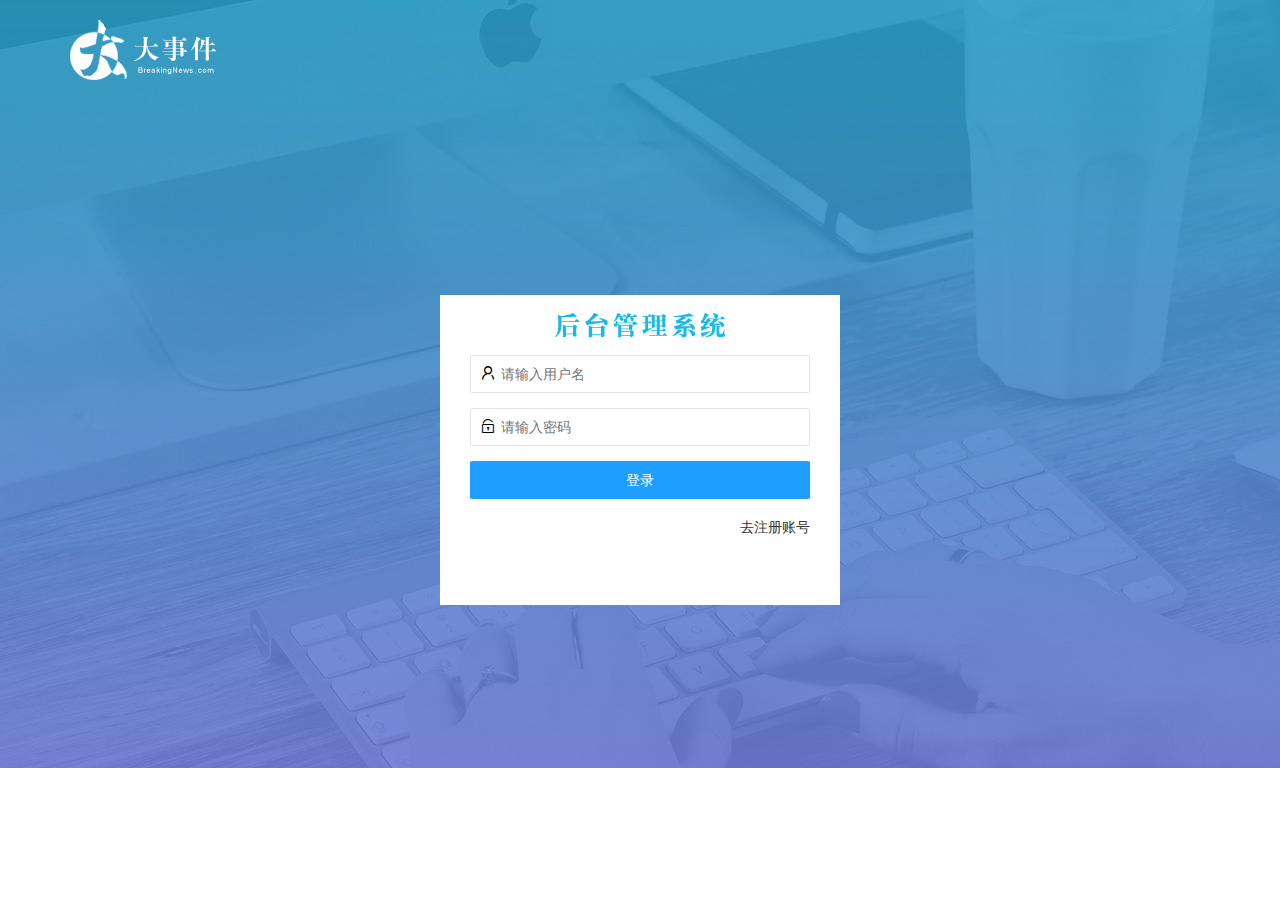
<file: home/index.html>
<!DOCTYPE html>
<html>
  <head>
    <meta charset="utf-8" />
    <meta
      name="viewport"
      content="width=device-width, initial-scale=1, maximum-scale=1"
    />
    <title>layout 后台大布局 - Layui</title>
    <link rel="stylesheet" href="/assets/lib/layui/css/layui.css" />
    <link rel="stylesheet" href="/assets/fonts/iconfont.css" />
    <link rel="stylesheet" href="/assets/css/index.css" />
    <script>
      let token = localStorage.getItem("token");
      if (!token) {
        location.href = "/home/login.html";
      }
    </script>
  </head>
  <body class="layui-layout-body">
    <div class="layui-layout layui-layout-admin">
      <div class="layui-header">
        <div class="layui-logo">
          <img src="/assets/images/logo.png" alt="" />
        </div>

        <ul class="layui-nav layui-layout-right">
          <li class="layui-nav-item">
            <a href="javascript:;">
              <img src="" class="layui-nav-img" />
              <span class="trxt-avatar">K</span>
              个人中心
            </a>
            <dl class="layui-nav-child">
              <dd><a href="">基本资料</a></dd>
              <dd><a href="">安全设置</a></dd>
            </dl>
          </li>
          <li class="layui-nav-item layui-tuichu">
            <a href="javascript:;"
              ><span class="iconfont icon-tuichu"></span>退出</a
            >
          </li>
        </ul>
      </div>

      <div class="layui-side layui-bg-black">
        <div class="layui-side-scroll">
          <!-- 设置头像，昵称 -->
          <div class="userInfo">
            <img src="http://t.cn/RCzsdCq" class="layui-nav-img" />
            <span class="trxt-avatar">K</span>
            <span class="welcome">欢迎k</span>
          </div>
          <!-- 左侧导航区域（可配合layui已有的垂直导航） -->
          <ul
            class="layui-nav layui-nav-tree"
            lay-filter="test"
            lay-shrink="all"
          >
            <li class="layui-nav-item layui-this">
              <a href="javascript:;"
                ><span class="iconfont icon-home"></span>首页</a
              >
            </li>
            <li class="layui-nav-item layui-nav-itemed">
              <a class="" href="javascript:;"
                ><span class="iconfont icon-16"></span>文章管理</a
              >
              <dl class="layui-nav-child">
                <dd>
                  <a href="/article/article_sort.html" target="layUiBody"
                    ><i class="layui-icon layui-icon-app"></i>文章类别</a
                  >
                </dd>
                <dd>
                  <a href="/article/article_list.html" target="layUiBody"
                    ><i class="layui-icon layui-icon-app"></i>文章列表</a
                  >
                </dd>
                <dd>
                  <a href="/article/article_pub.html" target="layUiBody"
                    ><i class="layui-icon layui-icon-app"></i>发布文章</a
                  >
                </dd>
              </dl>
            </li>
            <li class="layui-nav-item">
              <a href="javascript:;"
                ><span class="iconfont icon-user"></span>个人中心</a
              >
              <dl class="layui-nav-child">
                <dd>
                  <a href="/user/user-info.html" target="layUiBody"
                    ><i class="layui-icon layui-icon-app" target="layUiBody"></i
                    >基本资料</a
                  >
                </dd>
                <dd>
                  <a href="/user/user_avatar.html" target="layUiBody"
                    ><i class="layui-icon layui-icon-app"></i>更换头像</a
                  >
                </dd>
                <dd>
                  <a href="/user/user_pwd.html" target="layUiBody"
                    ><i class="layui-icon layui-icon-app"></i>重置密码</a
                  >
                </dd>
              </dl>
            </li>
          </ul>
        </div>
      </div>

      <div class="layui-body">
        <!-- 内容主体区域 -->
        <!-- <div style="padding: 15px"> -->
        <!-- <iframe src="/home/dashboard.html" name="layUiBody"></iframe> -->
        <!-- <iframe src="/user/user_avater.html" name="layUiBody"></iframe> -->
        <!-- <iframe src="/user/user_pwd.html" name="layUiBody"></iframe> -->
        <iframe src="/article/article_list.html" name="layUiBody"></iframe>

        <!-- </div> -->
      </div>

      <div class="layui-footer">
        <!-- 底部固定区域 -->
        © www.itheima.com - 黑马程序员
      </div>
    </div>
    <script src="/assets/lib/layui/layui.all.js"></script>
    <script src="/assets/lib/jquery.js"></script>
    <script src="/assets/js/ajaxBase.js"></script>
    <script src="/assets/js/index.js"></script>
  </body>
</html>
</file>
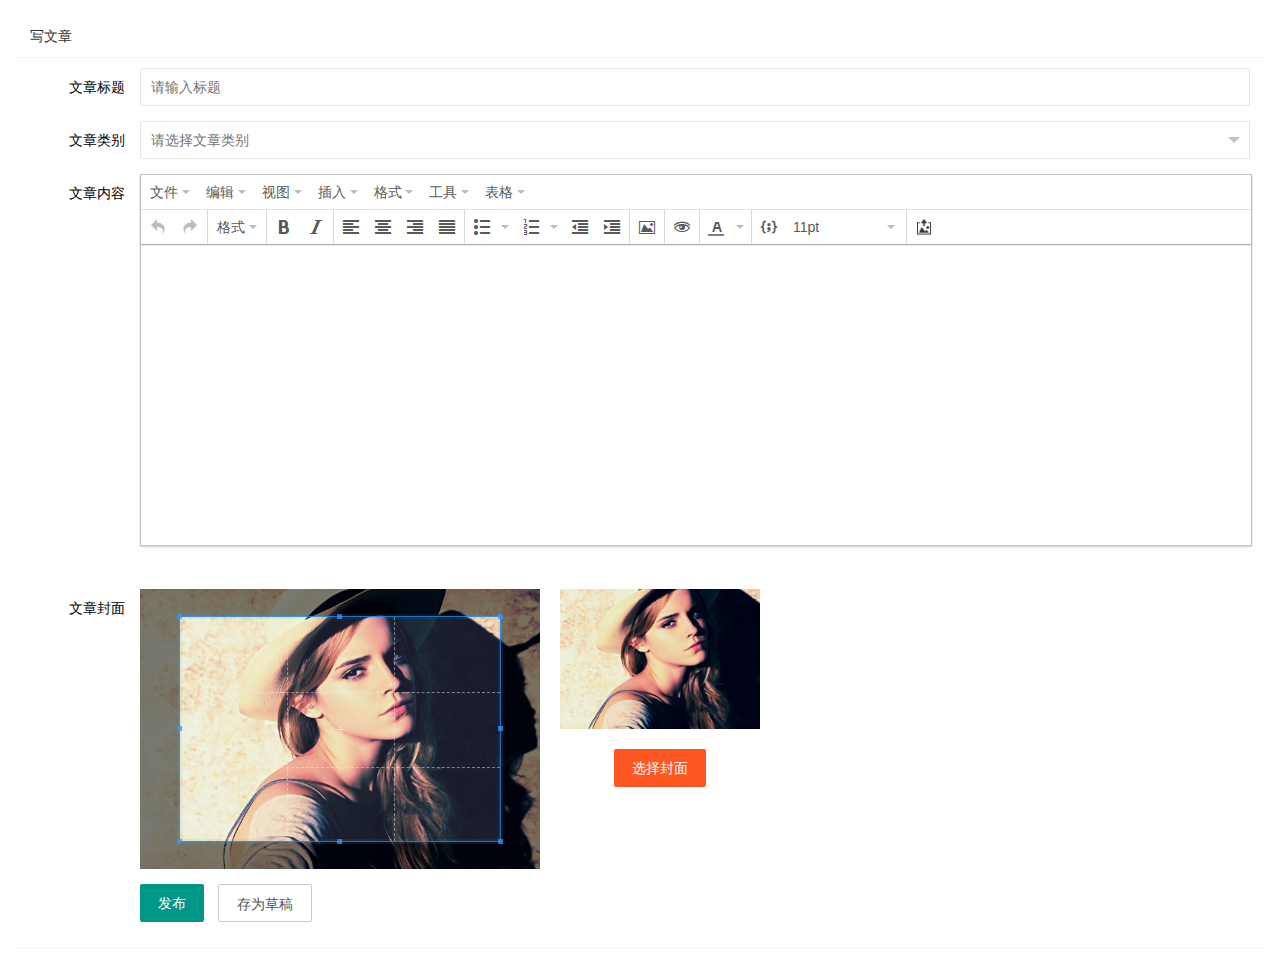
<file: article/article_edit.html>
<!DOCTYPE html>
<html lang="en">
  <head>
    <meta charset="UTF-8" />
    <meta name="viewport" content="width=device-width, initial-scale=1.0" />
    <title>Document</title>
    <link rel="stylesheet" href="/assets/lib/layui/css/layui.css" />
    <link rel="stylesheet" href="/assets/lib/cropper/cropper.css" />
    <link rel="stylesheet" href="/assets/css/article/article_pub.css" />
  </head>

  <body>
    <div class="layui-card">
      <div class="layui-card-header">写文章</div>
      <div class="layui-card-body">
        <form id="form" class="layui-form" action="" lay-filter="form">
          <!-- 文章标题 -->
          <div class="layui-form-item">
            <label class="layui-form-label">文章标题</label>
            <div class="layui-input-block">
              <input
                type="text"
                name="title"
                required
                lay-verify="required"
                placeholder="请输入标题"
                autocomplete="off"
                class="layui-input"
              />
            </div>
          </div>

          <!-- 文章类别 -->
          <div class="layui-form-item">
            <label class="layui-form-label">文章类别</label>
            <div class="layui-input-block">
              <select name="cate_id" lay-verify="required" id="category">
                <option value="">请选择文章类别</option>
              </select>
            </div>
          </div>

          <!-- 文章内容 富文本编辑器 -->
          <div class="layui-form-item">
            <!-- 左侧的 label -->
            <label class="layui-form-label">文章内容</label>
            <!-- 为富文本编辑器外部的容器设置高度 -->
            <div class="layui-input-block" style="height: 400px">
              <!-- 重要：将来这个 textarea 会被初始化为富文本编辑器 -->
              <textarea name="content"></textarea>
            </div>
          </div>

          <!-- 裁切图片区域 -->
          <div class="layui-form-item">
            <!-- 左侧的 label -->
            <label class="layui-form-label">文章封面</label>
            <!-- 选择封面区域 -->
            <div class="layui-input-block cover-box">
              <!-- 左侧裁剪区域 -->
              <div class="cover-left">
                <img id="image" src="/assets/images/sample2.jpg" alt="" />
              </div>
              <!-- 右侧预览区域和选择封面区域 -->
              <div class="cover-right">
                <!-- 预览的区域 -->
                <div class="img-preview"></div>
                <!-- 选择封面按钮 -->
                <input
                  type="file"
                  id="file"
                  class="layui-hide"
                  accept="images/*"
                />
                <button
                  type="button"
                  class="layui-btn layui-btn-danger"
                  id="chooseBtn"
                >
                  选择封面
                </button>
              </div>
            </div>
          </div>

          <!-- 俩按钮 -->
          <div class="layui-form-item">
            <div class="layui-input-block">
              <button
                class="layui-btn"
                id="pubBtn"
                lay-submit
                lay-filter="formDemo"
              >
                发布
              </button>
              <button
                class="layui-btn layui-btn-primary"
                id="saveBtn"
                lay-submit
                lay-filter="formDemo"
              >
                存为草稿
              </button>
            </div>
          </div>
        </form>
      </div>
    </div>

    <script src="/assets/lib/layui/layui.all.js"></script>
    <script src="/assets/lib/jquery.js"></script>
    <script src="/assets/js/ajaxBase.js"></script>

    <!-- 富文本 -->
    <script src="/assets/lib/tinymce/tinymce.min.js"></script>
    <script src="/assets/lib/tinymce/tinymce_setup.js"></script>

    <!-- 裁切图片 -->
    <script src="/assets/lib/cropper/Cropper.js"></script>
    <script src="/assets/lib/cropper/jquery-cropper.js"></script>

    <!-- <script src="/assets/js/article/article_pub.js"></script> -->
    <script src="/assets/js/article/article_edit.js"></script>
  </body>
</html>
</file>
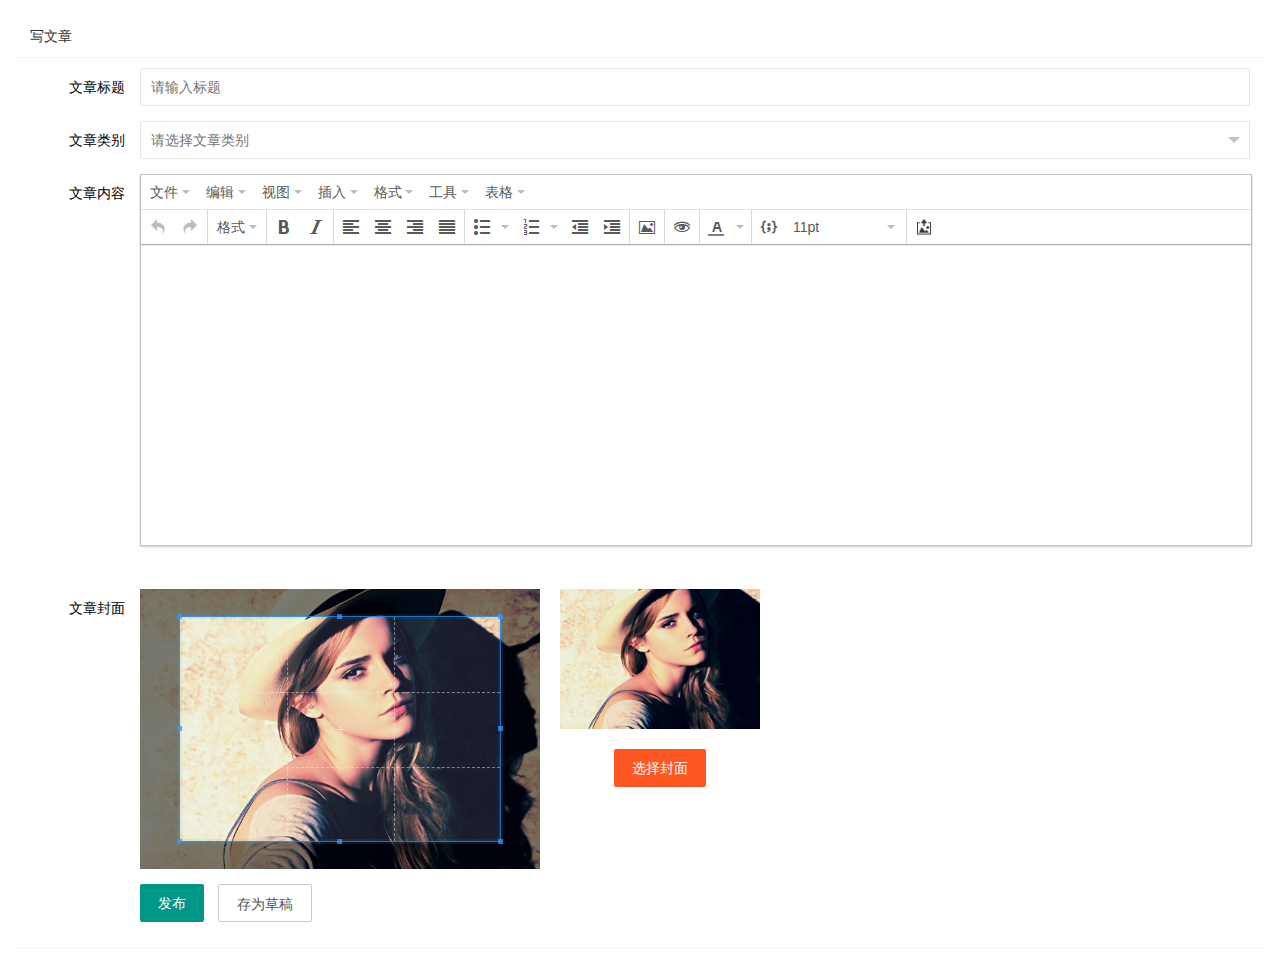
<file: article/article_pub.html>
<!DOCTYPE html>
<html lang="en">
  <head>
    <meta charset="UTF-8" />
    <meta name="viewport" content="width=device-width, initial-scale=1.0" />
    <title>Document</title>
    <link rel="stylesheet" href="/assets/lib/layui/css/layui.css" />
    <link rel="stylesheet" href="/assets/lib/cropper/cropper.css" />
    <link rel="stylesheet" href="/assets/css/article/article_pub.css" />
  </head>

  <body>
    <div class="layui-card">
      <div class="layui-card-header">写文章</div>
      <div class="layui-card-body">
        <form id="form" class="layui-form" action="" lay-filter="form">
          <!-- 文章标题 -->
          <div class="layui-form-item">
            <label class="layui-form-label">文章标题</label>
            <div class="layui-input-block">
              <input
                type="text"
                name="title"
                required
                lay-verify="required"
                placeholder="请输入标题"
                autocomplete="off"
                class="layui-input"
              />
            </div>
          </div>

          <!-- 文章类别 -->
          <div class="layui-form-item">
            <label class="layui-form-label">文章类别</label>
            <div class="layui-input-block">
              <select name="cate_id" lay-verify="required" id="category">
                <option value="">请选择文章类别</option>
              </select>
            </div>
          </div>

          <!-- 文章内容 富文本编辑器 -->
          <div class="layui-form-item">
            <!-- 左侧的 label -->
            <label class="layui-form-label">文章内容</label>
            <!-- 为富文本编辑器外部的容器设置高度 -->
            <div class="layui-input-block" style="height: 400px">
              <!-- 重要：将来这个 textarea 会被初始化为富文本编辑器 -->
              <textarea name="content"></textarea>
            </div>
          </div>

          <!-- 裁切图片区域 -->
          <div class="layui-form-item">
            <!-- 左侧的 label -->
            <label class="layui-form-label">文章封面</label>
            <!-- 选择封面区域 -->
            <div class="layui-input-block cover-box">
              <!-- 左侧裁剪区域 -->
              <div class="cover-left">
                <img id="image" src="/assets/images/sample2.jpg" alt="" />
              </div>
              <!-- 右侧预览区域和选择封面区域 -->
              <div class="cover-right">
                <!-- 预览的区域 -->
                <div class="img-preview"></div>
                <!-- 选择封面按钮 -->
                <input
                  type="file"
                  id="file"
                  class="layui-hide"
                  accept="images/*"
                />
                <button
                  type="button"
                  class="layui-btn layui-btn-danger"
                  id="chooseBtn"
                >
                  选择封面
                </button>
              </div>
            </div>
          </div>

          <!-- 俩按钮 -->
          <div class="layui-form-item">
            <div class="layui-input-block">
              <button
                class="layui-btn"
                id="pubBtn"
                lay-submit
                lay-filter="formDemo"
              >
                发布
              </button>
              <button
                class="layui-btn layui-btn-primary"
                id="saveBtn"
                lay-submit
                lay-filter="formDemo"
              >
                存为草稿
              </button>
            </div>
          </div>
        </form>
      </div>
    </div>

    <script src="/assets/lib/layui/layui.all.js"></script>
    <script src="/assets/lib/jquery.js"></script>
    <script src="/assets/js/ajaxBase.js"></script>

    <!-- 富文本 -->
    <script src="/assets/lib/tinymce/tinymce.min.js"></script>
    <script src="/assets/lib/tinymce/tinymce_setup.js"></script>

    <!-- 裁切图片 -->
    <script src="/assets/lib/cropper/Cropper.js"></script>
    <script src="/assets/lib/cropper/jquery-cropper.js"></script>

    <script src="/assets/js/article/article_pub.js"></script>
  </body>
</html>
</file>
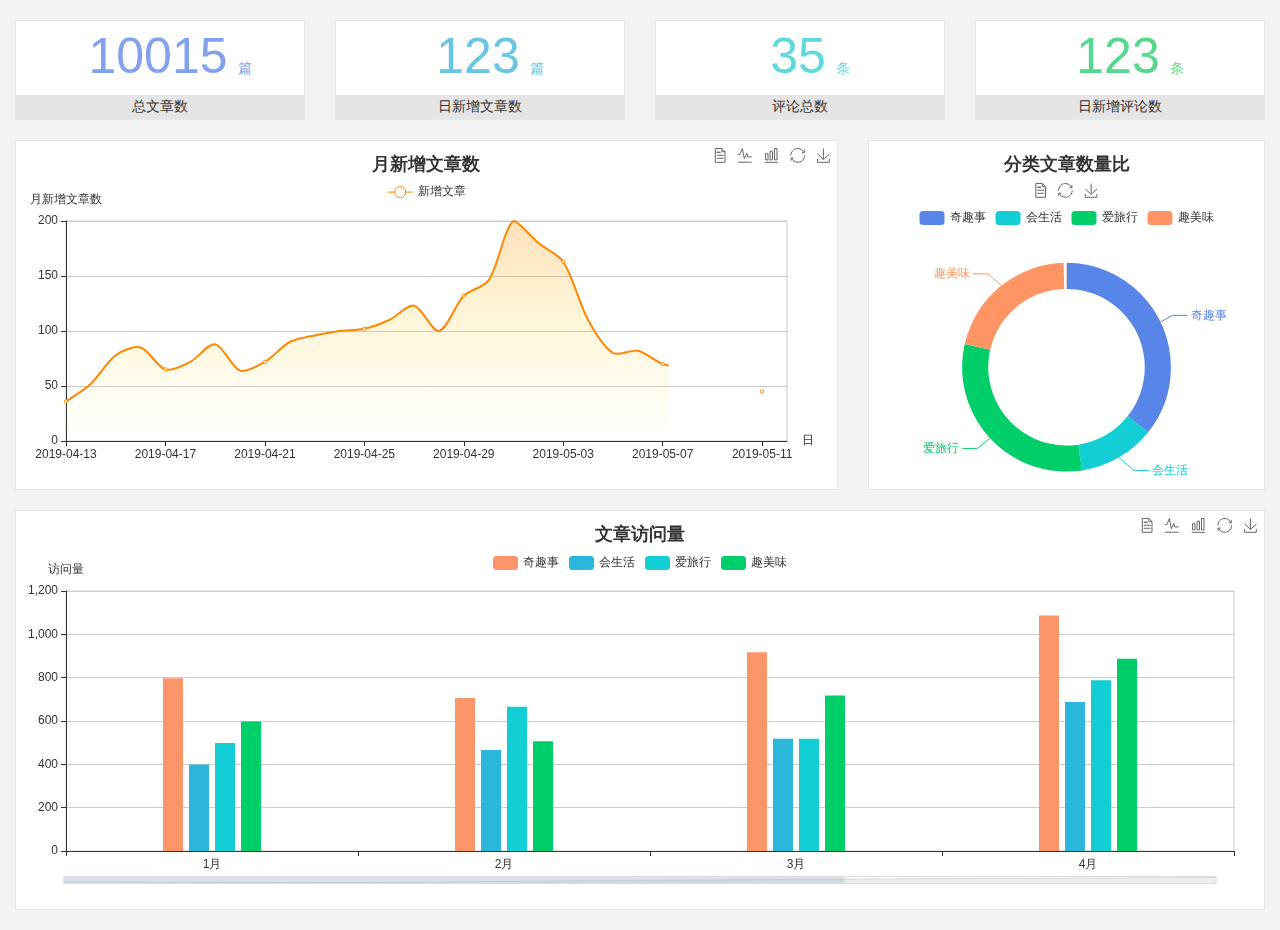
<file: home/dashboard.html>
<!DOCTYPE html>
<html lang="en">

<head>
  <meta charset="UTF-8">
  <meta name="viewport" content="width=device-width, initial-scale=1.0">
  <meta http-equiv="X-UA-Compatible" content="ie=edge">
  <title>图表统计</title>
  <link rel="stylesheet" href="../../assets/lib/bootstrap.css" />
  <link rel="stylesheet" href="../../assets/lib/main.css" />
  <script src="../../assets/lib/jquery.js"></script>
  <script type="text/javascript" src="../../assets/lib/echarts.min.js"></script>
</head>

<body>
  <div class="container-fluid">
    <div class="row spannel_list">
      <div class="col-sm-3 col-xs-6">
        <div class="spannel">
          <em>10015</em><span>篇</span>
          <b>总文章数</b>
        </div>
      </div>
      <div class="col-sm-3 col-xs-6">
        <div class="spannel scolor01">
          <em>123</em><span>篇</span>
          <b>日新增文章数</b>
        </div>
      </div>
      <div class="col-sm-3 col-xs-6">
        <div class="spannel scolor02">
          <em>35</em><span>条</span>
          <b>评论总数</b>
        </div>
      </div>
      <div class="col-sm-3 col-xs-6">
        <div class="spannel scolor03">
          <em>123</em><span>条</span>
          <b>日新增评论数</b>
        </div>
      </div>
    </div>
  </div>

  <div class="container-fluid">
    <div class="row curve-pie">
      <div class="col-lg-8 col-md-8">
        <div class="gragh_pannel" id="curve_show"></div>
      </div>
      <div class="col-lg-4 col-md-4">
        <div class="gragh_pannel" id="pie_show"></div>
      </div>
    </div>
  </div>

  <div class="container-fluid">
    <div class="column_pannel" id="column_show"></div>
  </div>

  <script>
    var oChart = echarts.init(document.getElementById('curve_show'));
    var aList_all = [
      {'count': 36, 'date': '2019-04-13'},
      {'count': 52, 'date': '2019-04-14'},
      {'count': 78, 'date': '2019-04-15'},
      {'count': 85, 'date': '2019-04-16'},
      {'count': 65, 'date': '2019-04-17'},
      {'count': 72, 'date': '2019-04-18'},
      {'count': 88, 'date': '2019-04-19'},
      {'count': 64, 'date': '2019-04-20'},
      {'count': 72, 'date': '2019-04-21'},
      {'count': 90, 'date': '2019-04-22'},
      {'count': 96, 'date': '2019-04-23'},
      {'count': 100, 'date': '2019-04-24'},
      {'count': 102, 'date': '2019-04-25'},
      {'count': 110, 'date': '2019-04-26'},
      {'count': 123, 'date': '2019-04-27'},
      {'count': 100, 'date': '2019-04-28'},
      {'count': 132, 'date': '2019-04-29'},
      {'count': 146, 'date': '2019-04-30'},
      {'count': 200, 'date': '2019-05-01'},
      {'count': 180, 'date': '2019-05-02'},
      {'count': 163, 'date': '2019-05-03'},
      {'count': 110, 'date': '2019-05-04'},
      {'count': 80, 'date': '2019-05-05'},
      {'count': 82, 'date': '2019-05-06'},
      {'count': 70, 'date': '2019-05-07'},
      {'count': 65, 'date': '2019-05-08'},
      {'count': 54, 'date': '2019-05-09'},
      {'count': 40, 'date': '2019-05-10'},
      {'count': 45, 'date': '2019-05-11'},
      {'count': 38, 'date': '2019-05-12'},
    ];

    let aCount = [];
    let aDate = [];

    for (var i = 0; i < aList_all.length; i++) {
      aCount.push(aList_all[i].count);
      aDate.push(aList_all[i].date);
    }

    var chartopt = {
      title: {
        text: '月新增文章数',
        left: 'center',
        top: '10'
      },
      tooltip: {
        trigger: 'axis'
      },
      legend: {
        data: ['新增文章'],
        top: '40'
      },
      toolbox: {
        show: true,
        feature: {
          mark: {show: true},
          dataView: {show: true, readOnly: false},
          magicType: {show: true, type: ['line', 'bar']},
          restore: {show: true},
          saveAsImage: {show: true}
        }
      },
      calculable: true,
      xAxis: [
        {
          name: '日',
          type: 'category',
          boundaryGap: false,
          data: aDate
        }
      ],
      yAxis: [
        {
          name: '月新增文章数',
          type: 'value'
        }
      ],
      series: [
        {
          name: '新增文章',
          type: 'line',
          smooth: true,
          itemStyle: {normal: {areaStyle: {type: 'default'}, color: '#f80'}, lineStyle: {color: '#f80'}},
          data: aCount
        }],
      areaStyle: {
        normal: {
          color: new echarts.graphic.LinearGradient(0, 0, 0, 1, [{
            offset: 0,
            color: 'rgba(255,136,0,0.39)'
          }, {
            offset: .34,
            color: 'rgba(255,180,0,0.25)'
          }, {
            offset: 1,
            color: 'rgba(255,222,0,0.00)'
          }])

        }
      },
      grid: {
        show: true,
        x: 50,
        x2: 50,
        y: 80,
        height: 220
      }
    };

    oChart.setOption(chartopt);


    var oPie = echarts.init(document.getElementById('pie_show'));
    var oPieopt =
    {
      title: {
        top: 10,
        text: '分类文章数量比',
        x: 'center'
      },
      tooltip: {
        trigger: 'item',
        formatter: "{a} <br/>{b} : {c} ({d}%)"
      },
      color: ['#5885e8', '#13cfd5', '#00ce68', '#ff9565'],
      legend: {
        x: 'center',
        top: 65,
        data: ['奇趣事', '会生活', '爱旅行', '趣美味']
      },
      toolbox: {
        show: true,
        x: 'center',
        top: 35,
        feature: {
          mark: {show: true},
          dataView: {show: true, readOnly: false},
          magicType: {
            show: true,
            type: ['pie', 'funnel'],
            option: {
              funnel: {
                x: '25%',
                width: '50%',
                funnelAlign: 'left',
                max: 1548
              }
            }
          },
          restore: {show: true},
          saveAsImage: {show: true}
        }
      },
      calculable: true,
      series: [
        {
          name: '访问来源',
          type: 'pie',
          radius: ['45%', '60%'],
          center: ['50%', '65%'],
          data: [
            {value: 300, name: '奇趣事'},
            {value: 100, name: '会生活'},
            {value: 260, name: '爱旅行'},
            {value: 180, name: '趣美味'}
          ]
        }
      ]
    };
    oPie.setOption(oPieopt);



    var oColumn = this.echarts.init(document.getElementById('column_show'));
    var oColumnopt =
    {
      title: {
        text: '文章访问量',
        left: 'center',
        top: '10'
      },
      tooltip: {
        trigger: 'axis'
      },
      legend: {
        data: ['奇趣事', '会生活', '爱旅行', '趣美味'],
        top: '40'
      },
      toolbox: {
        show: true,
        feature: {
          mark: {show: true},
          dataView: {show: true, readOnly: false},
          magicType: {show: true, type: ['line', 'bar']},
          restore: {show: true},
          saveAsImage: {show: true}
        }
      },
      calculable: true,
      xAxis: [
        {
          type: 'category',
          data: ['1月', '2月', '3月', '4月', '5月']
        }
      ],
      yAxis: [
        {
          name: '访问量',
          type: 'value'
        }
      ],
      series: [
        {
          name: '奇趣事',
          type: 'bar',
          barWidth: 20,
          itemStyle: {
            normal: {areaStyle: {type: 'default'}, color: '#fd956a'}
          },
          data: [800, 708, 920, 1090, 1200]
        },
        {
          name: '会生活',
          type: 'bar',
          barWidth: 20,
          itemStyle: {
            normal: {areaStyle: {type: 'default'}, color: '#2bb6db'}
          },
          data: [400, 468, 520, 690, 800]
        },
        {
          name: '爱旅行',
          type: 'bar',
          barWidth: 20,
          itemStyle: {
            normal: {areaStyle: {type: 'default'}, color: '#13cfd5'}
          },
          data: [500, 668, 520, 790, 900]
        },
        {
          name: '趣美味',
          type: 'bar',
          barWidth: 20,
          itemStyle: {
            normal: {areaStyle: {type: 'default'}, color: '#00ce68'}
          },
          data: [600, 508, 720, 890, 1000]
        }
      ],
      grid: {
        show: true,
        x: 50,
        x2: 30,
        y: 80,
        height: 260
      },
      dataZoom: [//给x轴设置滚动条
        {
          start: 0,//默认为0
          end: 100 - 1000 / 31,//默认为100
          type: 'slider',
          show: true,
          xAxisIndex: [0],
          handleSize: 0,//滑动条的 左右2个滑动条的大小
          height: 8,//组件高度
          left: 45, //左边的距离
          right: 50,//右边的距离
          bottom: 26,//右边的距离
          handleColor: '#ddd',//h滑动图标的颜色
          handleStyle: {
            borderColor: "#cacaca",
            borderWidth: "1",
            shadowBlur: 2,
            background: "#ddd",
            shadowColor: "#ddd",
          }
        }]
    };
    oColumn.setOption(oColumnopt);
  </script>
</body>

</html>
</file>
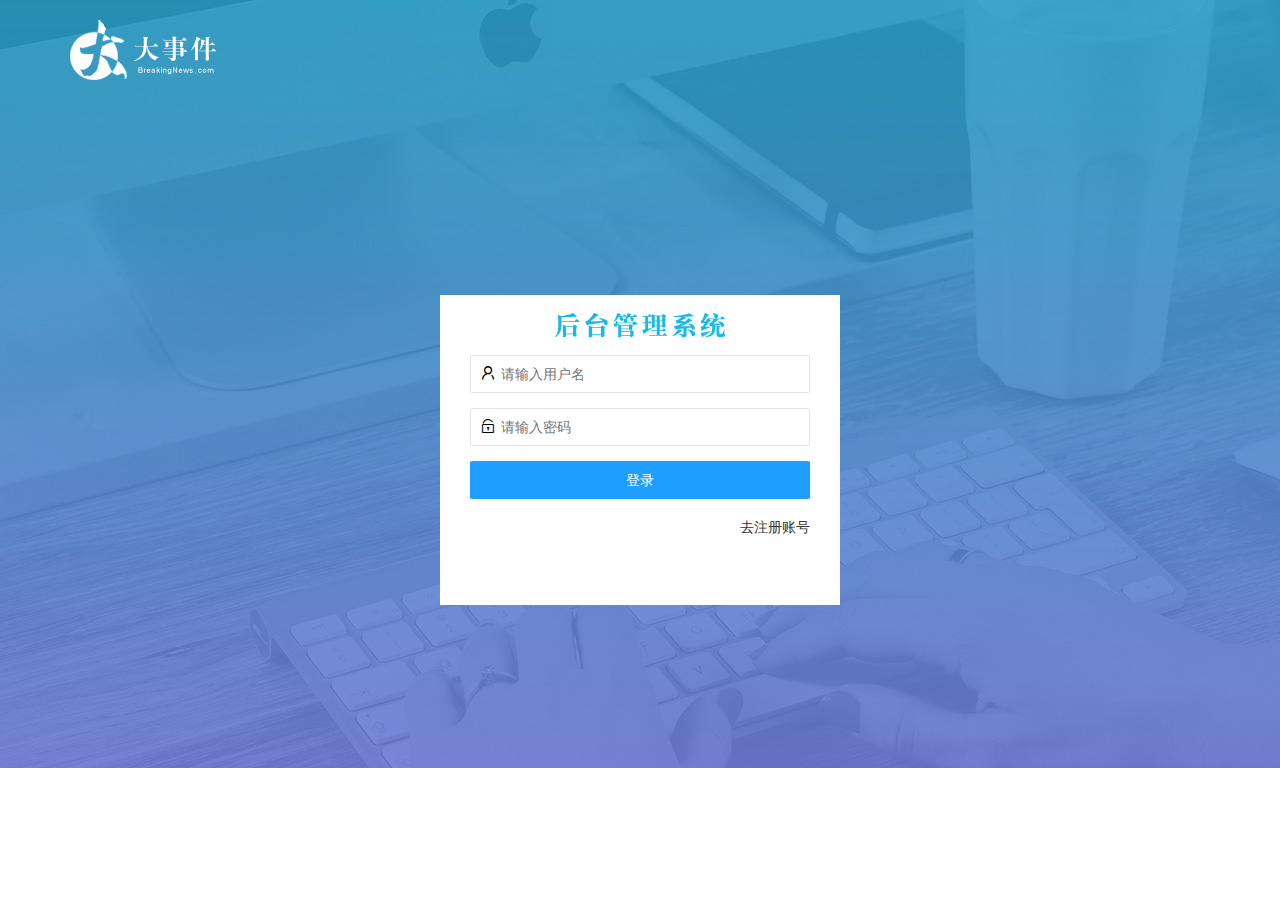
<file: home/login.html>
<!--
 * @Author: your name
 * @Date: 2021-01-03 16:26:52
 * @LastEditTime: 2021-01-05 10:35:33
 * @LastEditors: Please set LastEditors
 * @Description: In User Settings Edit
 * @FilePath: \bigevent\login.html
-->
<!DOCTYPE html>
<html lang="en">
  <head>
    <meta charset="UTF-8" />
    <meta name="viewport" content="width=device-width, initial-scale=1.0" />
    <title>Document</title>
    <link rel="stylesheet" href="/assets/lib/layui/css/layui.css" />
    <link rel="stylesheet" href="/assets/css/login.css" />
  </head>
  <body>
    <!-- logo -->
    <div class="layui-main logo">
      <img src="/assets/images/logo.png" alt="" />
    </div>

    <!-- 登录注册页面 -->
    <div class="box">
      <div class="title"></div>
      <!-- 登录页面 -->
      <div class="login">
        <form class="layui-form" id="loginform" action="">
          <div class="layui-form-item">
            <i class="layui-icon layui-icon-username"></i>
            <input
              type="text"
              name="username"
              required
              lay-verify="required"
              placeholder="请输入用户名"
              autocomplete="off"
              class="layui-input"
            />
          </div>
          <div class="layui-form-item">
            <i class="layui-icon layui-icon-password"></i>
            <input
              type="password"
              name="password"
              required
              lay-verify="required|pass"
              placeholder="请输入密码"
              autocomplete="off"
              class="layui-input"
            />
          </div>
          <button
            class="layui-btn layui-btn-normal layui-btn-fluid"
            lay-submit
            lay-filter="formDemo"
          >
            登录
          </button>
          <a href="javascript:; " class="fr" id="goregister">去注册账号</a>
        </form>
      </div>
      <!-- 注册页面 -->
      <div class="register">
        <form class="layui-form" id="regisform" action="">
          <div class="layui-form-item">
            <i class="layui-icon layui-icon-username"></i>
            <input
              type="text"
              name="username"
              required
              lay-verify="required"
              placeholder="请输入用户名"
              autocomplete="off"
              class="layui-input"
            />
          </div>
          <div class="layui-form-item">
            <i class="layui-icon layui-icon-password"></i>
            <input
              type="password"
              name="password"
              required
              lay-verify="required|pass"
              placeholder="请输入密码"
              autocomplete="off"
              class="layui-input"
            />
          </div>
          <div class="layui-form-item">
            <i class="layui-icon layui-icon-password"></i>
            <input
              type="password"
              name="pwd"
              required
              lay-verify="required|pass|respwd"
              placeholder="请再次输入密码"
              autocomplete="off"
              class="layui-input"
            />
          </div>
          <button
            class="layui-btn layui-btn-normal layui-btn-fluid"
            lay-submit
            lay-filter="formDemo"
          >
            登录
          </button>
          <a href="javascript:; " class="fr" id="gologin">去登录</a>
        </form>
      </div>
    </div>
    <script src="/assets/lib/layui/layui.all.js"></script>
    <!-- <script src="/assets/lib/layui/layui.js"></script> -->
    <script src="/assets/lib/jquery.js"></script>
    <!-- 引入  优化根路径的js文件 -->
    <script src="/assets/js/ajaxBase.js"></script>
    <script src="/assets/js/login.js"></script>
  </body>
</html>
</file>
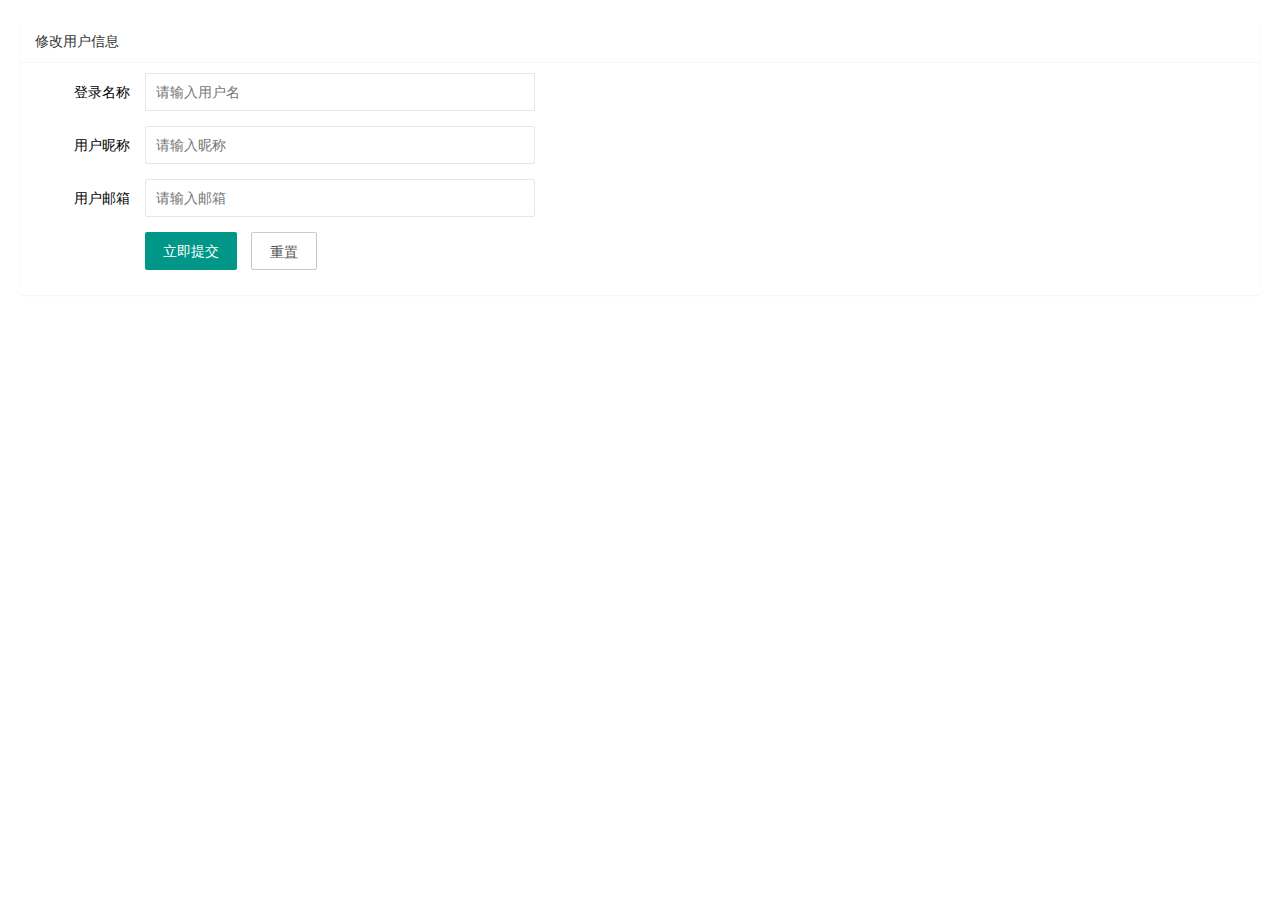
<file: user/user-info.html>
<!--
 * @Author: your name
 * @Date: 2021-01-05 23:14:24
 * @LastEditTime: 2021-01-06 09:30:49
 * @LastEditors: Please set LastEditors
 * @Description: In User Settings Edit
 * @FilePath: \bigevent\user\user.html
-->
<!DOCTYPE html>
<html lang="en">
  <head>
    <meta charset="UTF-8" />
    <meta name="viewport" content="width=device-width, initial-scale=1.0" />
    <title>Document</title>
    <link rel="stylesheet" href="/assets/lib/layui/css/layui.css" />
    <link rel="stylesheet" href="/assets/css/user/user-info.css" />
  </head>
  <body>
    <div class="layui-card">
      <div class="layui-card-header">修改用户信息</div>
      <div class="layui-card-body">
        <form class="layui-form" lay-filter="form" action="">
          <div class="layui-form-item">
            <label class="layui-form-label">登录名称</label>
            <div class="layui-input-block">
              <input
                type="text"
                name="username"
                required
                lay-verify="required"
                placeholder="请输入用户名"
                autocomplete="off"
                class="layui-input"
              />
            </div>
          </div>
          <div class="layui-form-item">
            <label class="layui-form-label">用户昵称 </label>
            <div class="layui-input-block">
              <input
                type="text"
                name="nickname"
                required
                lay-verify="required|nickname"
                placeholder="请输入昵称"
                autocomplete="off"
                class="layui-input"
              />
            </div>
          </div>
          <div class="layui-form-item">
            <label class="layui-form-label">用户邮箱 </label>
            <div class="layui-input-block">
              <input
                type="text"
                name="email"
                required
                lay-verify="required|email"
                placeholder="请输入邮箱"
                autocomplete="off"
                class="layui-input"
              />
            </div>
          </div>

          <div class="layui-form-item">
            <div class="layui-input-block">
              <button class="layui-btn" lay-submit lay-filter="formDemo">
                立即提交
              </button>
              <button type="reset" class="layui-btn layui-btn-primary">
                重置
              </button>
            </div>
          </div>
        </form>
      </div>
    </div>
    <script src="/assets/lib/layui/layui.all.js"></script>
    <script src="/assets/lib/jquery.js"></script>
    <script src="/assets/js/ajaxBase.js"></script>
    <script src="/assets/js/user/user-info.js"></script>
  </body>
</html>
</file>
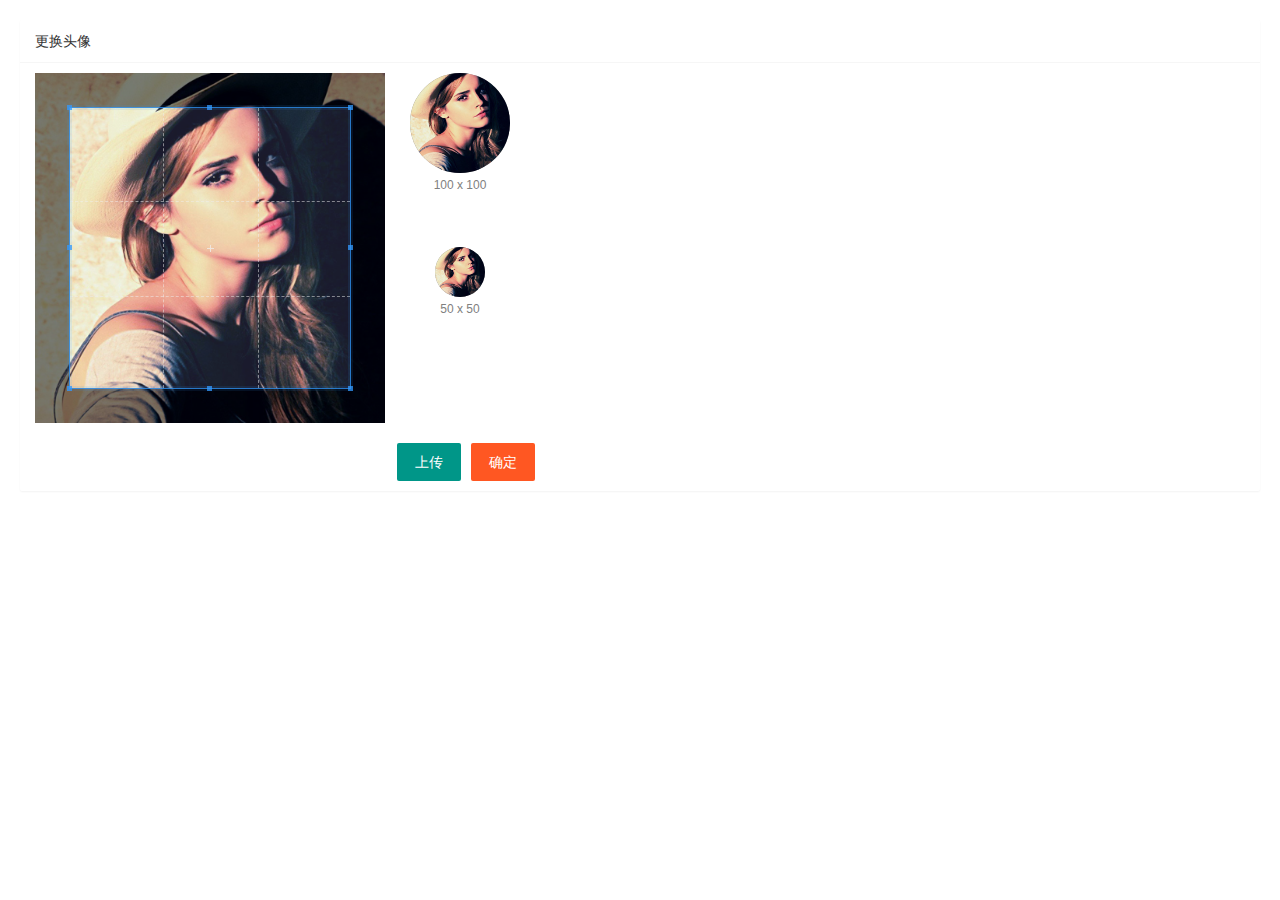
<file: user/user_avatar.html>
<!--
 * @Author: your name
 * @Date: 2021-01-06 15:53:56
 * @LastEditTime: 2021-01-06 16:45:46
 * @LastEditors: Please set LastEditors
 * @Description: In User Settings Edit
 * @FilePath: \bigevent\user_avater.html
-->
<!DOCTYPE html>
<html lang="en">
  <head>
    <meta charset="UTF-8" />
    <meta name="viewport" content="width=device-width, initial-scale=1.0" />
    <title>Document</title>
    <link rel="stylesheet" href="/assets/lib/layui/css/layui.css" />
    <link rel="stylesheet" href="/assets/lib/cropper/cropper.css" />
    <link rel="stylesheet" href="/assets/css/user/user-avater.css" />
  </head>
  <body>
    <div class="layui-card">
      <div class="layui-card-header">更换头像</div>
      <div class="layui-card-body">
        <!-- 第一行的图片裁剪和预览区域 -->
        <div class="row1">
          <!-- 图片裁剪区域 -->
          <div class="cropper-box">
            <!-- 这个 img 标签很重要，将来会把它初始化为裁剪区域 -->
            <img id="image" src="/assets/images/sample.jpg" />
          </div>
          <!-- 图片的预览区域 -->
          <div class="preview-box">
            <div>
              <!-- 宽高为 100px 的预览区域 -->
              <div class="img-preview w100"></div>
              <p class="size">100 x 100</p>
            </div>
            <div>
              <!-- 宽高为 50px 的预览区域 -->
              <div class="img-preview w50"></div>
              <p class="size">50 x 50</p>
            </div>
          </div>
        </div>

        <!-- 第二行的按钮区域 -->
        <div class="row2">
          <input type="file" class="layui-hide" id="file" accept="image/*" />
          <button type="button" class="layui-btn" id="addava">上传</button>
          <button type="button" class="layui-btn layui-btn-danger" id="sure">
            确定
          </button>
        </div>
      </div>
    </div>

    <script src="/assets/lib/jquery.js"></script>
    <script src="/assets/lib/cropper/Cropper.js"></script>
    <script src="/assets/lib/cropper/jquery-cropper.js"></script>
    <script src="/assets/lib/layui/layui.all.js"></script>
    <script src="/assets/js/ajaxBase.js"></script>
    <script src="/assets/js/user/user-avater.js"></script>
  </body>
</html>
</file>
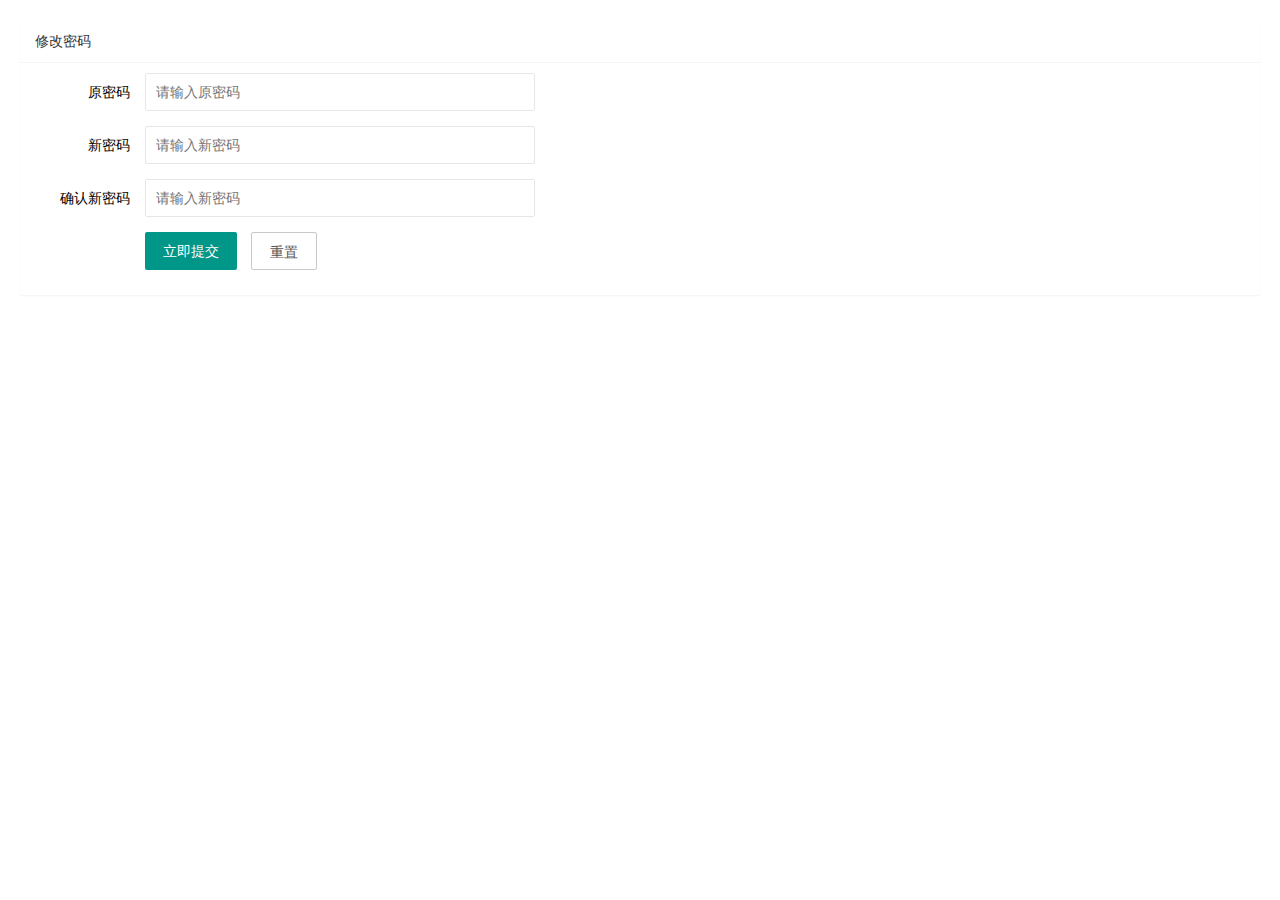
<file: user/user_pwd.html>
<!--
 * @Author: your name
 * @Date: 2021-01-06 12:23:02
 * @LastEditTime: 2021-01-06 14:02:56
 * @LastEditors: Please set LastEditors
 * @Description: In User Settings Edit
 * @FilePath: \bigevent\user\user_pwd.html
-->
<!DOCTYPE html>
<html lang="en">
  <head>
    <meta charset="UTF-8" />
    <meta name="viewport" content="width=device-width, initial-scale=1.0" />
    <title>Document</title>
    <link rel="stylesheet" href="/assets/lib/layui/css/layui.css" />
    <link rel="stylesheet" href="/assets/css/user/user_pwd.css" />
  </head>
  <body>
    <div class="layui-card">
      <div class="layui-card-header">修改密码</div>
      <div class="layui-card-body">
        <form class="layui-form" action="" id="form">
          <div class="layui-form-item">
            <label class="layui-form-label">原密码</label>
            <div class="layui-input-block">
              <input
                type="text"
                name="oldPwd"
                required
                lay-verify="required|pass"
                placeholder="请输入原密码"
                autocomplete="off"
                class="layui-input"
              />
            </div>
          </div>
          <div class="layui-form-item">
            <label class="layui-form-label">新密码</label>
            <div class="layui-input-block">
              <input
                type="text"
                name="newPwd"
                required
                lay-verify="required|pass|newPwd"
                placeholder="请输入新密码"
                autocomplete="off"
                class="layui-input"
              />
            </div>
          </div>
          <div class="layui-form-item">
            <label class="layui-form-label">确认新密码</label>
            <div class="layui-input-block">
              <input
                type="text"
                name="afpwd"
                required
                lay-verify="required|pass|afpwd"
                placeholder="请输入新密码"
                autocomplete="off"
                class="layui-input"
              />
            </div>
          </div>

          <div class="layui-form-item">
            <div class="layui-input-block">
              <button class="layui-btn" lay-submit lay-filter="formDemo">
                立即提交
              </button>
              <button type="reset" class="layui-btn layui-btn-primary">
                重置
              </button>
            </div>
          </div>
        </form>
      </div>
    </div>
    <script src="/assets/lib/jquery.js"></script>
    <script src="/assets/js/ajaxBase.js"></script>
    <script src="/assets/lib/layui/layui.all.js"></script>
    <script src="/assets/js/user/user_pwd.js"></script>
  </body>
</html>
</file>
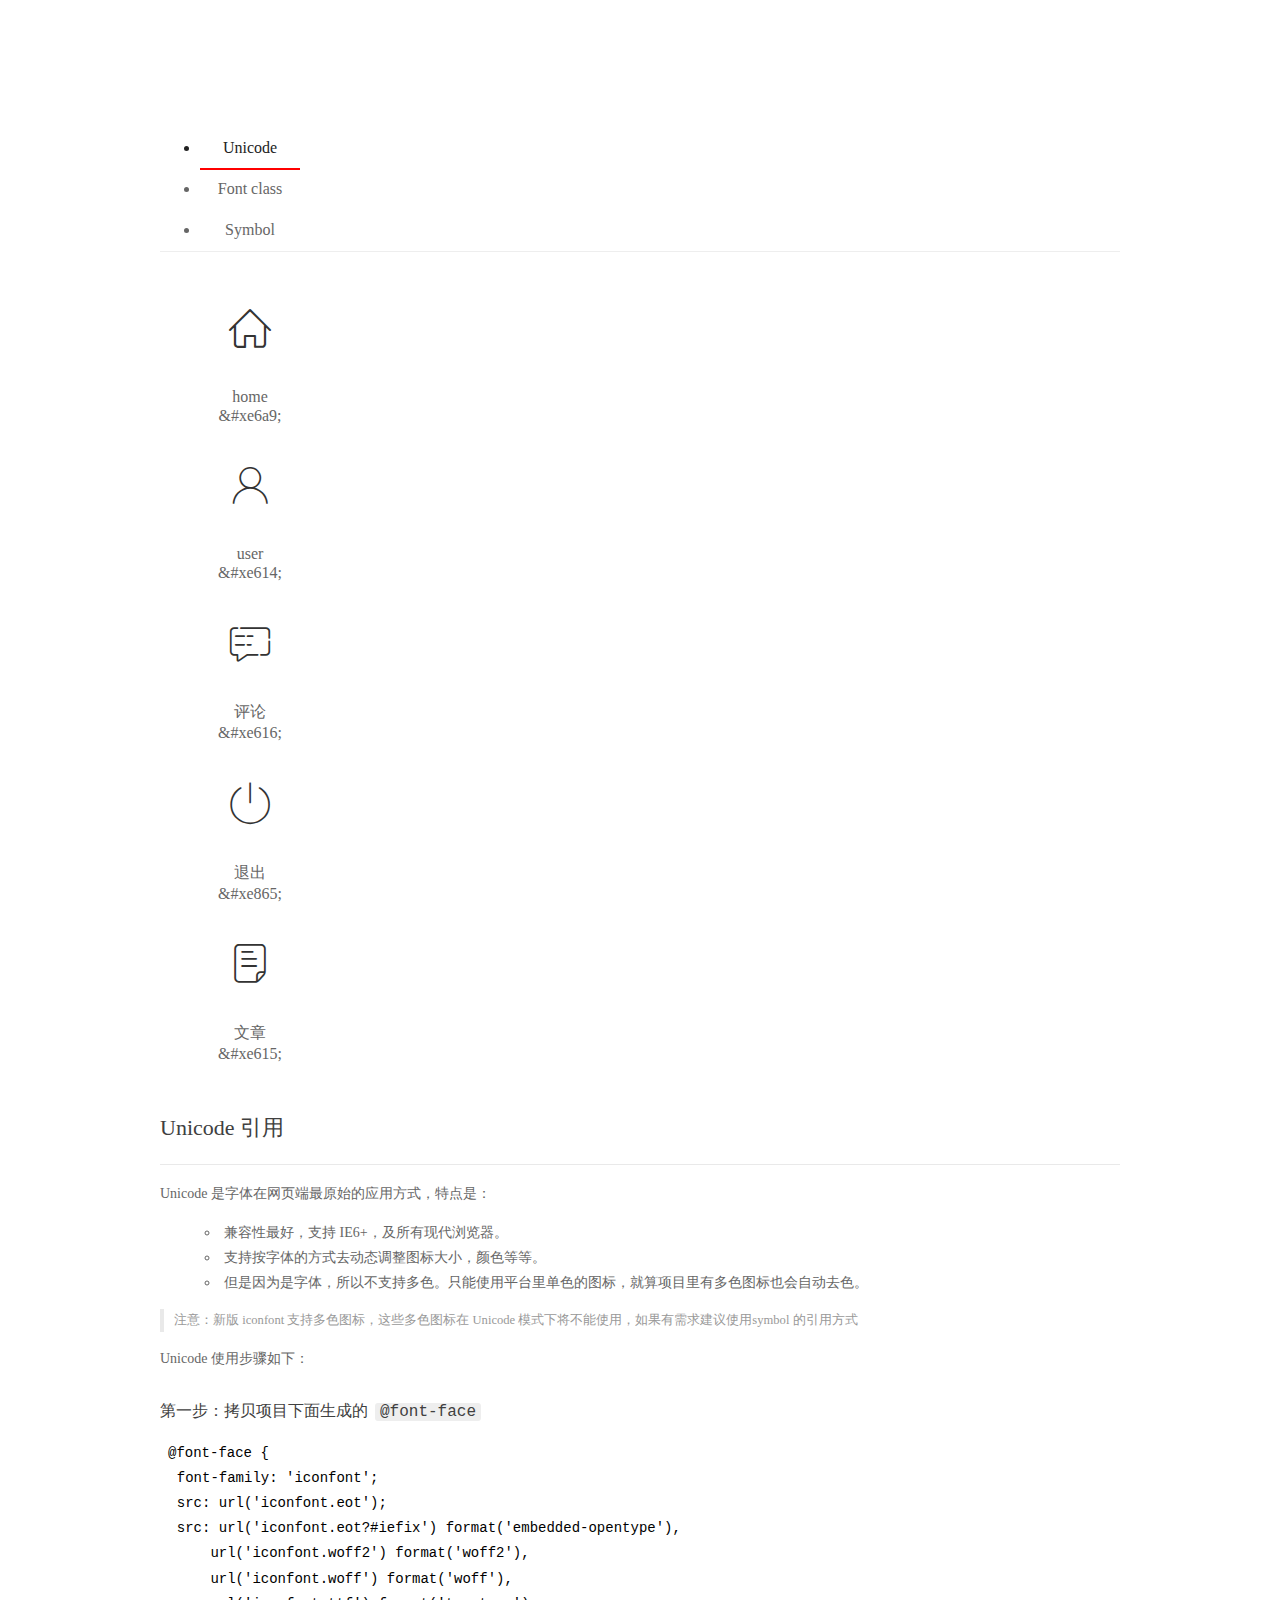
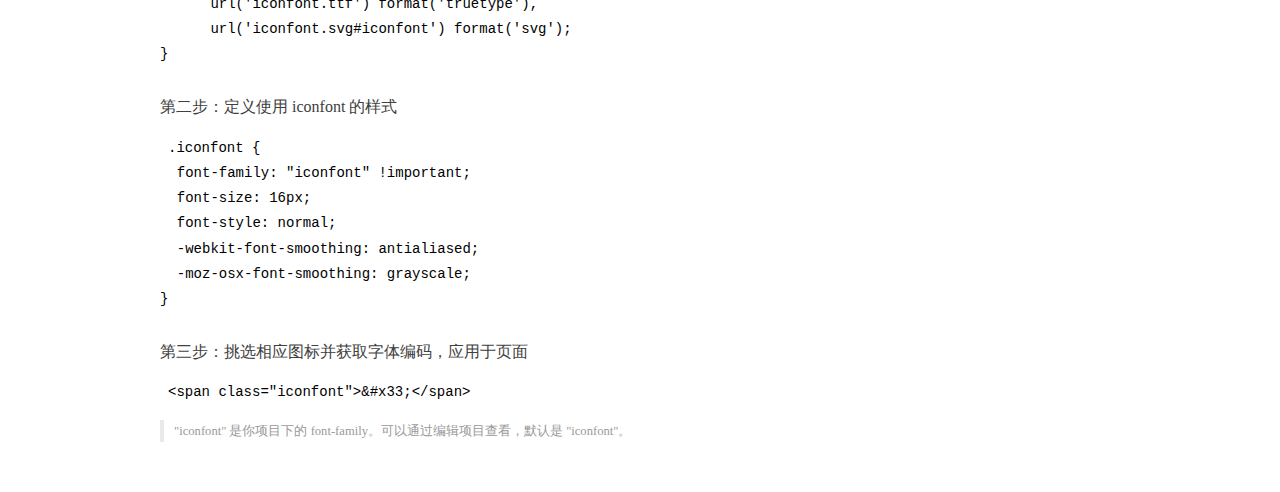
<file: assets/fonts/demo_index.html>
<!DOCTYPE html>
<html>
<head>
  <meta charset="utf-8"/>
  <title>IconFont Demo</title>
  <link rel="shortcut icon" href="https://gtms04.alicdn.com/tps/i4/TB1_oz6GVXXXXaFXpXXJDFnIXXX-64-64.ico" type="image/x-icon"/>
  <link rel="stylesheet" href="https://g.alicdn.com/thx/cube/1.3.2/cube.min.css">
  <link rel="stylesheet" href="demo.css">
  <link rel="stylesheet" href="iconfont.css">
  <script src="iconfont.js"></script>
  <!-- jQuery -->
  <script src="https://a1.alicdn.com/oss/uploads/2018/12/26/7bfddb60-08e8-11e9-9b04-53e73bb6408b.js"></script>
  <!-- 代码高亮 -->
  <script src="https://a1.alicdn.com/oss/uploads/2018/12/26/a3f714d0-08e6-11e9-8a15-ebf944d7534c.js"></script>
</head>
<body>
  <div class="main">
    <h1 class="logo"><a href="https://www.iconfont.cn/" title="iconfont 首页" target="_blank">&#xe86b;</a></h1>
    <div class="nav-tabs">
      <ul id="tabs" class="dib-box">
        <li class="dib active"><span>Unicode</span></li>
        <li class="dib"><span>Font class</span></li>
        <li class="dib"><span>Symbol</span></li>
      </ul>
      
    </div>
    <div class="tab-container">
      <div class="content unicode" style="display: block;">
          <ul class="icon_lists dib-box">
          
            <li class="dib">
              <span class="icon iconfont">&#xe6a9;</span>
                <div class="name">home</div>
                <div class="code-name">&amp;#xe6a9;</div>
              </li>
          
            <li class="dib">
              <span class="icon iconfont">&#xe614;</span>
                <div class="name">user</div>
                <div class="code-name">&amp;#xe614;</div>
              </li>
          
            <li class="dib">
              <span class="icon iconfont">&#xe616;</span>
                <div class="name">评论</div>
                <div class="code-name">&amp;#xe616;</div>
              </li>
          
            <li class="dib">
              <span class="icon iconfont">&#xe865;</span>
                <div class="name">退出</div>
                <div class="code-name">&amp;#xe865;</div>
              </li>
          
            <li class="dib">
              <span class="icon iconfont">&#xe615;</span>
                <div class="name">文章</div>
                <div class="code-name">&amp;#xe615;</div>
              </li>
          
          </ul>
          <div class="article markdown">
          <h2 id="unicode-">Unicode 引用</h2>
          <hr>

          <p>Unicode 是字体在网页端最原始的应用方式，特点是：</p>
          <ul>
            <li>兼容性最好，支持 IE6+，及所有现代浏览器。</li>
            <li>支持按字体的方式去动态调整图标大小，颜色等等。</li>
            <li>但是因为是字体，所以不支持多色。只能使用平台里单色的图标，就算项目里有多色图标也会自动去色。</li>
          </ul>
          <blockquote>
            <p>注意：新版 iconfont 支持多色图标，这些多色图标在 Unicode 模式下将不能使用，如果有需求建议使用symbol 的引用方式</p>
          </blockquote>
          <p>Unicode 使用步骤如下：</p>
          <h3 id="-font-face">第一步：拷贝项目下面生成的 <code>@font-face</code></h3>
<pre><code class="language-css"
>@font-face {
  font-family: 'iconfont';
  src: url('iconfont.eot');
  src: url('iconfont.eot?#iefix') format('embedded-opentype'),
      url('iconfont.woff2') format('woff2'),
      url('iconfont.woff') format('woff'),
      url('iconfont.ttf') format('truetype'),
      url('iconfont.svg#iconfont') format('svg');
}
</code></pre>
          <h3 id="-iconfont-">第二步：定义使用 iconfont 的样式</h3>
<pre><code class="language-css"
>.iconfont {
  font-family: "iconfont" !important;
  font-size: 16px;
  font-style: normal;
  -webkit-font-smoothing: antialiased;
  -moz-osx-font-smoothing: grayscale;
}
</code></pre>
          <h3 id="-">第三步：挑选相应图标并获取字体编码，应用于页面</h3>
<pre>
<code class="language-html"
>&lt;span class="iconfont"&gt;&amp;#x33;&lt;/span&gt;
</code></pre>
          <blockquote>
            <p>"iconfont" 是你项目下的 font-family。可以通过编辑项目查看，默认是 "iconfont"。</p>
          </blockquote>
          </div>
      </div>
      <div class="content font-class">
        <ul class="icon_lists dib-box">
          
          <li class="dib">
            <span class="icon iconfont icon-home"></span>
            <div class="name">
              home
            </div>
            <div class="code-name">.icon-home
            </div>
          </li>
          
          <li class="dib">
            <span class="icon iconfont icon-user"></span>
            <div class="name">
              user
            </div>
            <div class="code-name">.icon-user
            </div>
          </li>
          
          <li class="dib">
            <span class="icon iconfont icon-pinglun"></span>
            <div class="name">
              评论
            </div>
            <div class="code-name">.icon-pinglun
            </div>
          </li>
          
          <li class="dib">
            <span class="icon iconfont icon-tuichu"></span>
            <div class="name">
              退出
            </div>
            <div class="code-name">.icon-tuichu
            </div>
          </li>
          
          <li class="dib">
            <span class="icon iconfont icon-16"></span>
            <div class="name">
              文章
            </div>
            <div class="code-name">.icon-16
            </div>
          </li>
          
        </ul>
        <div class="article markdown">
        <h2 id="font-class-">font-class 引用</h2>
        <hr>

        <p>font-class 是 Unicode 使用方式的一种变种，主要是解决 Unicode 书写不直观，语意不明确的问题。</p>
        <p>与 Unicode 使用方式相比，具有如下特点：</p>
        <ul>
          <li>兼容性良好，支持 IE8+，及所有现代浏览器。</li>
          <li>相比于 Unicode 语意明确，书写更直观。可以很容易分辨这个 icon 是什么。</li>
          <li>因为使用 class 来定义图标，所以当要替换图标时，只需要修改 class 里面的 Unicode 引用。</li>
          <li>不过因为本质上还是使用的字体，所以多色图标还是不支持的。</li>
        </ul>
        <p>使用步骤如下：</p>
        <h3 id="-fontclass-">第一步：引入项目下面生成的 fontclass 代码：</h3>
<pre><code class="language-html">&lt;link rel="stylesheet" href="./iconfont.css"&gt;
</code></pre>
        <h3 id="-">第二步：挑选相应图标并获取类名，应用于页面：</h3>
<pre><code class="language-html">&lt;span class="iconfont icon-xxx"&gt;&lt;/span&gt;
</code></pre>
        <blockquote>
          <p>"
            iconfont" 是你项目下的 font-family。可以通过编辑项目查看，默认是 "iconfont"。</p>
        </blockquote>
      </div>
      </div>
      <div class="content symbol">
          <ul class="icon_lists dib-box">
          
            <li class="dib">
                <svg class="icon svg-icon" aria-hidden="true">
                  <use xlink:href="#icon-home"></use>
                </svg>
                <div class="name">home</div>
                <div class="code-name">#icon-home</div>
            </li>
          
            <li class="dib">
                <svg class="icon svg-icon" aria-hidden="true">
                  <use xlink:href="#icon-user"></use>
                </svg>
                <div class="name">user</div>
                <div class="code-name">#icon-user</div>
            </li>
          
            <li class="dib">
                <svg class="icon svg-icon" aria-hidden="true">
                  <use xlink:href="#icon-pinglun"></use>
                </svg>
                <div class="name">评论</div>
                <div class="code-name">#icon-pinglun</div>
            </li>
          
            <li class="dib">
                <svg class="icon svg-icon" aria-hidden="true">
                  <use xlink:href="#icon-tuichu"></use>
                </svg>
                <div class="name">退出</div>
                <div class="code-name">#icon-tuichu</div>
            </li>
          
            <li class="dib">
                <svg class="icon svg-icon" aria-hidden="true">
                  <use xlink:href="#icon-16"></use>
                </svg>
                <div class="name">文章</div>
                <div class="code-name">#icon-16</div>
            </li>
          
          </ul>
          <div class="article markdown">
          <h2 id="symbol-">Symbol 引用</h2>
          <hr>

          <p>这是一种全新的使用方式，应该说这才是未来的主流，也是平台目前推荐的用法。相关介绍可以参考这篇<a href="">文章</a>
            这种用法其实是做了一个 SVG 的集合，与另外两种相比具有如下特点：</p>
          <ul>
            <li>支持多色图标了，不再受单色限制。</li>
            <li>通过一些技巧，支持像字体那样，通过 <code>font-size</code>, <code>color</code> 来调整样式。</li>
            <li>兼容性较差，支持 IE9+，及现代浏览器。</li>
            <li>浏览器渲染 SVG 的性能一般，还不如 png。</li>
          </ul>
          <p>使用步骤如下：</p>
          <h3 id="-symbol-">第一步：引入项目下面生成的 symbol 代码：</h3>
<pre><code class="language-html">&lt;script src="./iconfont.js"&gt;&lt;/script&gt;
</code></pre>
          <h3 id="-css-">第二步：加入通用 CSS 代码（引入一次就行）：</h3>
<pre><code class="language-html">&lt;style&gt;
.icon {
  width: 1em;
  height: 1em;
  vertical-align: -0.15em;
  fill: currentColor;
  overflow: hidden;
}
&lt;/style&gt;
</code></pre>
          <h3 id="-">第三步：挑选相应图标并获取类名，应用于页面：</h3>
<pre><code class="language-html">&lt;svg class="icon" aria-hidden="true"&gt;
  &lt;use xlink:href="#icon-xxx"&gt;&lt;/use&gt;
&lt;/svg&gt;
</code></pre>
          </div>
      </div>

    </div>
  </div>
  <script>
  $(document).ready(function () {
      $('.tab-container .content:first').show()

      $('#tabs li').click(function (e) {
        var tabContent = $('.tab-container .content')
        var index = $(this).index()

        if ($(this).hasClass('active')) {
          return
        } else {
          $('#tabs li').removeClass('active')
          $(this).addClass('active')

          tabContent.hide().eq(index).fadeIn()
        }
      })
    })
  </script>
</body>
</html>
</file>
<file: assets/lib/layui/css/layui.css>
/** layui-v2.5.6 MIT License By https://www.layui.com */
 .layui-inline,img{display:inline-block;vertical-align:middle}h1,h2,h3,h4,h5,h6{font-weight:400}.layui-edge,.layui-header,.layui-inline,.layui-main{position:relative}.layui-body,.layui-edge,.layui-elip{overflow:hidden}.layui-btn,.layui-edge,.layui-inline,img{vertical-align:middle}.layui-btn,.layui-disabled,.layui-icon,.layui-unselect{-moz-user-select:none;-webkit-user-select:none;-ms-user-select:none}.layui-elip,.layui-form-checkbox span,.layui-form-pane .layui-form-label{text-overflow:ellipsis;white-space:nowrap}.layui-breadcrumb,.layui-tree-btnGroup{visibility:hidden}blockquote,body,button,dd,div,dl,dt,form,h1,h2,h3,h4,h5,h6,input,li,ol,p,pre,td,textarea,th,ul{margin:0;padding:0;-webkit-tap-highlight-color:rgba(0,0,0,0)}a:active,a:hover{outline:0}img{border:none}li{list-style:none}table{border-collapse:collapse;border-spacing:0}h4,h5,h6{font-size:100%}button,input,optgroup,option,select,textarea{font-family:inherit;font-size:inherit;font-style:inherit;font-weight:inherit;outline:0}pre{white-space:pre-wrap;white-space:-moz-pre-wrap;white-space:-pre-wrap;white-space:-o-pre-wrap;word-wrap:break-word}body{line-height:24px;font:14px Helvetica Neue,Helvetica,PingFang SC,Tahoma,Arial,sans-serif}hr{height:1px;margin:10px 0;border:0;clear:both}a{color:#333;text-decoration:none}a:hover{color:#777}a cite{font-style:normal;*cursor:pointer}.layui-border-box,.layui-border-box *{box-sizing:border-box}.layui-box,.layui-box *{box-sizing:content-box}.layui-clear{clear:both;*zoom:1}.layui-clear:after{content:'\20';clear:both;*zoom:1;display:block;height:0}.layui-inline{*display:inline;*zoom:1}.layui-edge{display:inline-block;width:0;height:0;border-width:6px;border-style:dashed;border-color:transparent}.layui-edge-top{top:-4px;border-bottom-color:#999;border-bottom-style:solid}.layui-edge-right{border-left-color:#999;border-left-style:solid}.layui-edge-bottom{top:2px;border-top-color:#999;border-top-style:solid}.layui-edge-left{border-right-color:#999;border-right-style:solid}.layui-disabled,.layui-disabled:hover{color:#d2d2d2!important;cursor:not-allowed!important}.layui-circle{border-radius:100%}.layui-show{display:block!important}.layui-hide{display:none!important}@font-face{font-family:layui-icon;src:url(../font/iconfont.eot?v=256);src:url(../font/iconfont.eot?v=256#iefix) format('embedded-opentype'),url(../font/iconfont.woff2?v=256) format('woff2'),url(../font/iconfont.woff?v=256) format('woff'),url(../font/iconfont.ttf?v=256) format('truetype'),url(../font/iconfont.svg?v=256#layui-icon) format('svg')}.layui-icon{font-family:layui-icon!important;font-size:16px;font-style:normal;-webkit-font-smoothing:antialiased;-moz-osx-font-smoothing:grayscale}.layui-icon-reply-fill:before{content:"\e611"}.layui-icon-set-fill:before{content:"\e614"}.layui-icon-menu-fill:before{content:"\e60f"}.layui-icon-search:before{content:"\e615"}.layui-icon-share:before{content:"\e641"}.layui-icon-set-sm:before{content:"\e620"}.layui-icon-engine:before{content:"\e628"}.layui-icon-close:before{content:"\1006"}.layui-icon-close-fill:before{content:"\1007"}.layui-icon-chart-screen:before{content:"\e629"}.layui-icon-star:before{content:"\e600"}.layui-icon-circle-dot:before{content:"\e617"}.layui-icon-chat:before{content:"\e606"}.layui-icon-release:before{content:"\e609"}.layui-icon-list:before{content:"\e60a"}.layui-icon-chart:before{content:"\e62c"}.layui-icon-ok-circle:before{content:"\1005"}.layui-icon-layim-theme:before{content:"\e61b"}.layui-icon-table:before{content:"\e62d"}.layui-icon-right:before{content:"\e602"}.layui-icon-left:before{content:"\e603"}.layui-icon-cart-simple:before{content:"\e698"}.layui-icon-face-cry:before{content:"\e69c"}.layui-icon-face-smile:before{content:"\e6af"}.layui-icon-survey:before{content:"\e6b2"}.layui-icon-tree:before{content:"\e62e"}.layui-icon-ie:before{content:"\e7bb"}.layui-icon-upload-circle:before{content:"\e62f"}.layui-icon-add-circle:before{content:"\e61f"}.layui-icon-download-circle:before{content:"\e601"}.layui-icon-templeate-1:before{content:"\e630"}.layui-icon-util:before{content:"\e631"}.layui-icon-face-surprised:before{content:"\e664"}.layui-icon-edit:before{content:"\e642"}.layui-icon-speaker:before{content:"\e645"}.layui-icon-down:before{content:"\e61a"}.layui-icon-file:before{content:"\e621"}.layui-icon-layouts:before{content:"\e632"}.layui-icon-rate-half:before{content:"\e6c9"}.layui-icon-add-circle-fine:before{content:"\e608"}.layui-icon-prev-circle:before{content:"\e633"}.layui-icon-read:before{content:"\e705"}.layui-icon-404:before{content:"\e61c"}.layui-icon-carousel:before{content:"\e634"}.layui-icon-help:before{content:"\e607"}.layui-icon-code-circle:before{content:"\e635"}.layui-icon-windows:before{content:"\e67f"}.layui-icon-water:before{content:"\e636"}.layui-icon-username:before{content:"\e66f"}.layui-icon-find-fill:before{content:"\e670"}.layui-icon-about:before{content:"\e60b"}.layui-icon-location:before{content:"\e715"}.layui-icon-up:before{content:"\e619"}.layui-icon-pause:before{content:"\e651"}.layui-icon-date:before{content:"\e637"}.layui-icon-layim-uploadfile:before{content:"\e61d"}.layui-icon-delete:before{content:"\e640"}.layui-icon-play:before{content:"\e652"}.layui-icon-top:before{content:"\e604"}.layui-icon-firefox:before{content:"\e686"}.layui-icon-friends:before{content:"\e612"}.layui-icon-refresh-3:before{content:"\e9aa"}.layui-icon-ok:before{content:"\e605"}.layui-icon-layer:before{content:"\e638"}.layui-icon-face-smile-fine:before{content:"\e60c"}.layui-icon-dollar:before{content:"\e659"}.layui-icon-group:before{content:"\e613"}.layui-icon-layim-download:before{content:"\e61e"}.layui-icon-picture-fine:before{content:"\e60d"}.layui-icon-link:before{content:"\e64c"}.layui-icon-diamond:before{content:"\e735"}.layui-icon-log:before{content:"\e60e"}.layui-icon-key:before{content:"\e683"}.layui-icon-rate-solid:before{content:"\e67a"}.layui-icon-fonts-del:before{content:"\e64f"}.layui-icon-unlink:before{content:"\e64d"}.layui-icon-fonts-clear:before{content:"\e639"}.layui-icon-triangle-r:before{content:"\e623"}.layui-icon-circle:before{content:"\e63f"}.layui-icon-radio:before{content:"\e643"}.layui-icon-align-center:before{content:"\e647"}.layui-icon-align-right:before{content:"\e648"}.layui-icon-align-left:before{content:"\e649"}.layui-icon-loading-1:before{content:"\e63e"}.layui-icon-return:before{content:"\e65c"}.layui-icon-fonts-strong:before{content:"\e62b"}.layui-icon-upload:before{content:"\e67c"}.layui-icon-dialogue:before{content:"\e63a"}.layui-icon-video:before{content:"\e6ed"}.layui-icon-headset:before{content:"\e6fc"}.layui-icon-cellphone-fine:before{content:"\e63b"}.layui-icon-add-1:before{content:"\e654"}.layui-icon-face-smile-b:before{content:"\e650"}.layui-icon-fonts-html:before{content:"\e64b"}.layui-icon-screen-full:before{content:"\e622"}.layui-icon-form:before{content:"\e63c"}.layui-icon-cart:before{content:"\e657"}.layui-icon-camera-fill:before{content:"\e65d"}.layui-icon-tabs:before{content:"\e62a"}.layui-icon-heart-fill:before{content:"\e68f"}.layui-icon-fonts-code:before{content:"\e64e"}.layui-icon-ios:before{content:"\e680"}.layui-icon-at:before{content:"\e687"}.layui-icon-fire:before{content:"\e756"}.layui-icon-set:before{content:"\e716"}.layui-icon-fonts-u:before{content:"\e646"}.layui-icon-triangle-d:before{content:"\e625"}.layui-icon-tips:before{content:"\e702"}.layui-icon-picture:before{content:"\e64a"}.layui-icon-more-vertical:before{content:"\e671"}.layui-icon-bluetooth:before{content:"\e689"}.layui-icon-flag:before{content:"\e66c"}.layui-icon-loading:before{content:"\e63d"}.layui-icon-fonts-i:before{content:"\e644"}.layui-icon-refresh-1:before{content:"\e666"}.layui-icon-rmb:before{content:"\e65e"}.layui-icon-addition:before{content:"\e624"}.layui-icon-home:before{content:"\e68e"}.layui-icon-time:before{content:"\e68d"}.layui-icon-user:before{content:"\e770"}.layui-icon-notice:before{content:"\e667"}.layui-icon-chrome:before{content:"\e68a"}.layui-icon-edge:before{content:"\e68b"}.layui-icon-login-weibo:before{content:"\e675"}.layui-icon-voice:before{content:"\e688"}.layui-icon-upload-drag:before{content:"\e681"}.layui-icon-login-qq:before{content:"\e676"}.layui-icon-snowflake:before{content:"\e6b1"}.layui-icon-heart:before{content:"\e68c"}.layui-icon-logout:before{content:"\e682"}.layui-icon-file-b:before{content:"\e655"}.layui-icon-template:before{content:"\e663"}.layui-icon-transfer:before{content:"\e691"}.layui-icon-auz:before{content:"\e672"}.layui-icon-console:before{content:"\e665"}.layui-icon-app:before{content:"\e653"}.layui-icon-prev:before{content:"\e65a"}.layui-icon-website:before{content:"\e7ae"}.layui-icon-next:before{content:"\e65b"}.layui-icon-component:before{content:"\e857"}.layui-icon-android:before{content:"\e684"}.layui-icon-more:before{content:"\e65f"}.layui-icon-login-wechat:before{content:"\e677"}.layui-icon-shrink-right:before{content:"\e668"}.layui-icon-spread-left:before{content:"\e66b"}.layui-icon-camera:before{content:"\e660"}.layui-icon-note:before{content:"\e66e"}.layui-icon-refresh:before{content:"\e669"}.layui-icon-female:before{content:"\e661"}.layui-icon-male:before{content:"\e662"}.layui-icon-screen-restore:before{content:"\e758"}.layui-icon-password:before{content:"\e673"}.layui-icon-senior:before{content:"\e674"}.layui-icon-theme:before{content:"\e66a"}.layui-icon-tread:before{content:"\e6c5"}.layui-icon-praise:before{content:"\e6c6"}.layui-icon-star-fill:before{content:"\e658"}.layui-icon-rate:before{content:"\e67b"}.layui-icon-template-1:before{content:"\e656"}.layui-icon-vercode:before{content:"\e679"}.layui-icon-service:before{content:"\e626"}.layui-icon-cellphone:before{content:"\e678"}.layui-icon-print:before{content:"\e66d"}.layui-icon-cols:before{content:"\e610"}.layui-icon-wifi:before{content:"\e7e0"}.layui-icon-export:before{content:"\e67d"}.layui-icon-rss:before{content:"\e808"}.layui-icon-slider:before{content:"\e714"}.layui-icon-email:before{content:"\e618"}.layui-icon-subtraction:before{content:"\e67e"}.layui-icon-mike:before{content:"\e6dc"}.layui-icon-light:before{content:"\e748"}.layui-icon-gift:before{content:"\e627"}.layui-icon-mute:before{content:"\e685"}.layui-icon-reduce-circle:before{content:"\e616"}.layui-icon-music:before{content:"\e690"}.layui-main{width:1140px;margin:0 auto}.layui-header{z-index:1000;height:60px}.layui-header a:hover{transition:all .5s;-webkit-transition:all .5s}.layui-side{position:fixed;left:0;top:0;bottom:0;z-index:999;width:200px;overflow-x:hidden}.layui-side-scroll{position:relative;width:220px;height:100%;overflow-x:hidden}.layui-body{position:absolute;left:200px;right:0;top:0;bottom:0;z-index:998;width:auto;overflow-y:auto;box-sizing:border-box}.layui-layout-body{overflow:hidden}.layui-layout-admin .layui-header{background-color:#23262E}.layui-layout-admin .layui-side{top:60px;width:200px;overflow-x:hidden}.layui-layout-admin .layui-body{position:fixed;top:60px;bottom:44px}.layui-layout-admin .layui-main{width:auto;margin:0 15px}.layui-layout-admin .layui-footer{position:fixed;left:200px;right:0;bottom:0;height:44px;line-height:44px;padding:0 15px;background-color:#eee}.layui-layout-admin .layui-logo{position:absolute;left:0;top:0;width:200px;height:100%;line-height:60px;text-align:center;color:#009688;font-size:16px}.layui-layout-admin .layui-header .layui-nav{background:0 0}.layui-layout-left{position:absolute!important;left:200px;top:0}.layui-layout-right{position:absolute!important;right:0;top:0}.layui-container{position:relative;margin:0 auto;padding:0 15px;box-sizing:border-box}.layui-fluid{position:relative;margin:0 auto;padding:0 15px}.layui-row:after,.layui-row:before{content:'';display:block;clear:both}.layui-col-lg1,.layui-col-lg10,.layui-col-lg11,.layui-col-lg12,.layui-col-lg2,.layui-col-lg3,.layui-col-lg4,.layui-col-lg5,.layui-col-lg6,.layui-col-lg7,.layui-col-lg8,.layui-col-lg9,.layui-col-md1,.layui-col-md10,.layui-col-md11,.layui-col-md12,.layui-col-md2,.layui-col-md3,.layui-col-md4,.layui-col-md5,.layui-col-md6,.layui-col-md7,.layui-col-md8,.layui-col-md9,.layui-col-sm1,.layui-col-sm10,.layui-col-sm11,.layui-col-sm12,.layui-col-sm2,.layui-col-sm3,.layui-col-sm4,.layui-col-sm5,.layui-col-sm6,.layui-col-sm7,.layui-col-sm8,.layui-col-sm9,.layui-col-xs1,.layui-col-xs10,.layui-col-xs11,.layui-col-xs12,.layui-col-xs2,.layui-col-xs3,.layui-col-xs4,.layui-col-xs5,.layui-col-xs6,.layui-col-xs7,.layui-col-xs8,.layui-col-xs9{position:relative;display:block;box-sizing:border-box}.layui-col-xs1,.layui-col-xs10,.layui-col-xs11,.layui-col-xs12,.layui-col-xs2,.layui-col-xs3,.layui-col-xs4,.layui-col-xs5,.layui-col-xs6,.layui-col-xs7,.layui-col-xs8,.layui-col-xs9{float:left}.layui-col-xs1{width:8.33333333%}.layui-col-xs2{width:16.66666667%}.layui-col-xs3{width:25%}.layui-col-xs4{width:33.33333333%}.layui-col-xs5{width:41.66666667%}.layui-col-xs6{width:50%}.layui-col-xs7{width:58.33333333%}.layui-col-xs8{width:66.66666667%}.layui-col-xs9{width:75%}.layui-col-xs10{width:83.33333333%}.layui-col-xs11{width:91.66666667%}.layui-col-xs12{width:100%}.layui-col-xs-offset1{margin-left:8.33333333%}.layui-col-xs-offset2{margin-left:16.66666667%}.layui-col-xs-offset3{margin-left:25%}.layui-col-xs-offset4{margin-left:33.33333333%}.layui-col-xs-offset5{margin-left:41.66666667%}.layui-col-xs-offset6{margin-left:50%}.layui-col-xs-offset7{margin-left:58.33333333%}.layui-col-xs-offset8{margin-left:66.66666667%}.layui-col-xs-offset9{margin-left:75%}.layui-col-xs-offset10{margin-left:83.33333333%}.layui-col-xs-offset11{margin-left:91.66666667%}.layui-col-xs-offset12{margin-left:100%}@media screen and (max-width:768px){.layui-hide-xs{display:none!important}.layui-show-xs-block{display:block!important}.layui-show-xs-inline{display:inline!important}.layui-show-xs-inline-block{display:inline-block!important}}@media screen and (min-width:768px){.layui-container{width:750px}.layui-hide-sm{display:none!important}.layui-show-sm-block{display:block!important}.layui-show-sm-inline{display:inline!important}.layui-show-sm-inline-block{display:inline-block!important}.layui-col-sm1,.layui-col-sm10,.layui-col-sm11,.layui-col-sm12,.layui-col-sm2,.layui-col-sm3,.layui-col-sm4,.layui-col-sm5,.layui-col-sm6,.layui-col-sm7,.layui-col-sm8,.layui-col-sm9{float:left}.layui-col-sm1{width:8.33333333%}.layui-col-sm2{width:16.66666667%}.layui-col-sm3{width:25%}.layui-col-sm4{width:33.33333333%}.layui-col-sm5{width:41.66666667%}.layui-col-sm6{width:50%}.layui-col-sm7{width:58.33333333%}.layui-col-sm8{width:66.66666667%}.layui-col-sm9{width:75%}.layui-col-sm10{width:83.33333333%}.layui-col-sm11{width:91.66666667%}.layui-col-sm12{width:100%}.layui-col-sm-offset1{margin-left:8.33333333%}.layui-col-sm-offset2{margin-left:16.66666667%}.layui-col-sm-offset3{margin-left:25%}.layui-col-sm-offset4{margin-left:33.33333333%}.layui-col-sm-offset5{margin-left:41.66666667%}.layui-col-sm-offset6{margin-left:50%}.layui-col-sm-offset7{margin-left:58.33333333%}.layui-col-sm-offset8{margin-left:66.66666667%}.layui-col-sm-offset9{margin-left:75%}.layui-col-sm-offset10{margin-left:83.33333333%}.layui-col-sm-offset11{margin-left:91.66666667%}.layui-col-sm-offset12{margin-left:100%}}@media screen and (min-width:992px){.layui-container{width:970px}.layui-hide-md{display:none!important}.layui-show-md-block{display:block!important}.layui-show-md-inline{display:inline!important}.layui-show-md-inline-block{display:inline-block!important}.layui-col-md1,.layui-col-md10,.layui-col-md11,.layui-col-md12,.layui-col-md2,.layui-col-md3,.layui-col-md4,.layui-col-md5,.layui-col-md6,.layui-col-md7,.layui-col-md8,.layui-col-md9{float:left}.layui-col-md1{width:8.33333333%}.layui-col-md2{width:16.66666667%}.layui-col-md3{width:25%}.layui-col-md4{width:33.33333333%}.layui-col-md5{width:41.66666667%}.layui-col-md6{width:50%}.layui-col-md7{width:58.33333333%}.layui-col-md8{width:66.66666667%}.layui-col-md9{width:75%}.layui-col-md10{width:83.33333333%}.layui-col-md11{width:91.66666667%}.layui-col-md12{width:100%}.layui-col-md-offset1{margin-left:8.33333333%}.layui-col-md-offset2{margin-left:16.66666667%}.layui-col-md-offset3{margin-left:25%}.layui-col-md-offset4{margin-left:33.33333333%}.layui-col-md-offset5{margin-left:41.66666667%}.layui-col-md-offset6{margin-left:50%}.layui-col-md-offset7{margin-left:58.33333333%}.layui-col-md-offset8{margin-left:66.66666667%}.layui-col-md-offset9{margin-left:75%}.layui-col-md-offset10{margin-left:83.33333333%}.layui-col-md-offset11{margin-left:91.66666667%}.layui-col-md-offset12{margin-left:100%}}@media screen and (min-width:1200px){.layui-container{width:1170px}.layui-hide-lg{display:none!important}.layui-show-lg-block{display:block!important}.layui-show-lg-inline{display:inline!important}.layui-show-lg-inline-block{display:inline-block!important}.layui-col-lg1,.layui-col-lg10,.layui-col-lg11,.layui-col-lg12,.layui-col-lg2,.layui-col-lg3,.layui-col-lg4,.layui-col-lg5,.layui-col-lg6,.layui-col-lg7,.layui-col-lg8,.layui-col-lg9{float:left}.layui-col-lg1{width:8.33333333%}.layui-col-lg2{width:16.66666667%}.layui-col-lg3{width:25%}.layui-col-lg4{width:33.33333333%}.layui-col-lg5{width:41.66666667%}.layui-col-lg6{width:50%}.layui-col-lg7{width:58.33333333%}.layui-col-lg8{width:66.66666667%}.layui-col-lg9{width:75%}.layui-col-lg10{width:83.33333333%}.layui-col-lg11{width:91.66666667%}.layui-col-lg12{width:100%}.layui-col-lg-offset1{margin-left:8.33333333%}.layui-col-lg-offset2{margin-left:16.66666667%}.layui-col-lg-offset3{margin-left:25%}.layui-col-lg-offset4{margin-left:33.33333333%}.layui-col-lg-offset5{margin-left:41.66666667%}.layui-col-lg-offset6{margin-left:50%}.layui-col-lg-offset7{margin-left:58.33333333%}.layui-col-lg-offset8{margin-left:66.66666667%}.layui-col-lg-offset9{margin-left:75%}.layui-col-lg-offset10{margin-left:83.33333333%}.layui-col-lg-offset11{margin-left:91.66666667%}.layui-col-lg-offset12{margin-left:100%}}.layui-col-space1{margin:-.5px}.layui-col-space1>*{padding:.5px}.layui-col-space2{margin:-1px}.layui-col-space2>*{padding:1px}.layui-col-space4{margin:-2px}.layui-col-space4>*{padding:2px}.layui-col-space5{margin:-2.5px}.layui-col-space5>*{padding:2.5px}.layui-col-space6{margin:-3px}.layui-col-space6>*{padding:3px}.layui-col-space8{margin:-4px}.layui-col-space8>*{padding:4px}.layui-col-space10{margin:-5px}.layui-col-space10>*{padding:5px}.layui-col-space12{margin:-6px}.layui-col-space12>*{padding:6px}.layui-col-space14{margin:-7px}.layui-col-space14>*{padding:7px}.layui-col-space15{margin:-7.5px}.layui-col-space15>*{padding:7.5px}.layui-col-space16{margin:-8px}.layui-col-space16>*{padding:8px}.layui-col-space18{margin:-9px}.layui-col-space18>*{padding:9px}.layui-col-space20{margin:-10px}.layui-col-space20>*{padding:10px}.layui-col-space22{margin:-11px}.layui-col-space22>*{padding:11px}.layui-col-space24{margin:-12px}.layui-col-space24>*{padding:12px}.layui-col-space25{margin:-12.5px}.layui-col-space25>*{padding:12.5px}.layui-col-space26{margin:-13px}.layui-col-space26>*{padding:13px}.layui-col-space28{margin:-14px}.layui-col-space28>*{padding:14px}.layui-col-space30{margin:-15px}.layui-col-space30>*{padding:15px}.layui-btn,.layui-input,.layui-select,.layui-textarea,.layui-upload-button{outline:0;-webkit-appearance:none;transition:all .3s;-webkit-transition:all .3s;box-sizing:border-box}.layui-elem-quote{margin-bottom:10px;padding:15px;line-height:22px;border-left:5px solid #009688;border-radius:0 2px 2px 0;background-color:#f2f2f2}.layui-quote-nm{border-style:solid;border-width:1px 1px 1px 5px;background:0 0}.layui-elem-field{margin-bottom:10px;padding:0;border-width:1px;border-style:solid}.layui-elem-field legend{margin-left:20px;padding:0 10px;font-size:20px;font-weight:300}.layui-field-title{margin:10px 0 20px;border-width:1px 0 0}.layui-field-box{padding:10px 15px}.layui-field-title .layui-field-box{padding:10px 0}.layui-progress{position:relative;height:6px;border-radius:20px;background-color:#e2e2e2}.layui-progress-bar{position:absolute;left:0;top:0;width:0;max-width:100%;height:6px;border-radius:20px;text-align:right;background-color:#5FB878;transition:all .3s;-webkit-transition:all .3s}.layui-progress-big,.layui-progress-big .layui-progress-bar{height:18px;line-height:18px}.layui-progress-text{position:relative;top:-20px;line-height:18px;font-size:12px;color:#666}.layui-progress-big .layui-progress-text{position:static;padding:0 10px;color:#fff}.layui-collapse{border-width:1px;border-style:solid;border-radius:2px}.layui-colla-content,.layui-colla-item{border-top-width:1px;border-top-style:solid}.layui-colla-item:first-child{border-top:none}.layui-colla-title{position:relative;height:42px;line-height:42px;padding:0 15px 0 35px;color:#333;background-color:#f2f2f2;cursor:pointer;font-size:14px;overflow:hidden}.layui-colla-content{display:none;padding:10px 15px;line-height:22px;color:#666}.layui-colla-icon{position:absolute;left:15px;top:0;font-size:14px}.layui-card{margin-bottom:15px;border-radius:2px;background-color:#fff;box-shadow:0 1px 2px 0 rgba(0,0,0,.05)}.layui-card:last-child{margin-bottom:0}.layui-card-header{position:relative;height:42px;line-height:42px;padding:0 15px;border-bottom:1px solid #f6f6f6;color:#333;border-radius:2px 2px 0 0;font-size:14px}.layui-bg-black,.layui-bg-blue,.layui-bg-cyan,.layui-bg-green,.layui-bg-orange,.layui-bg-red{color:#fff!important}.layui-card-body{position:relative;padding:10px 15px;line-height:24px}.layui-card-body[pad15]{padding:15px}.layui-card-body[pad20]{padding:20px}.layui-card-body .layui-table{margin:5px 0}.layui-card .layui-tab{margin:0}.layui-panel-window{position:relative;padding:15px;border-radius:0;border-top:5px solid #E6E6E6;background-color:#fff}.layui-auxiliar-moving{position:fixed;left:0;right:0;top:0;bottom:0;width:100%;height:100%;background:0 0;z-index:9999999999}.layui-form-label,.layui-form-mid,.layui-form-select,.layui-input-block,.layui-input-inline,.layui-textarea{position:relative}.layui-bg-red{background-color:#FF5722!important}.layui-bg-orange{background-color:#FFB800!important}.layui-bg-green{background-color:#009688!important}.layui-bg-cyan{background-color:#2F4056!important}.layui-bg-blue{background-color:#1E9FFF!important}.layui-bg-black{background-color:#393D49!important}.layui-bg-gray{background-color:#eee!important;color:#666!important}.layui-badge-rim,.layui-colla-content,.layui-colla-item,.layui-collapse,.layui-elem-field,.layui-form-pane .layui-form-item[pane],.layui-form-pane .layui-form-label,.layui-input,.layui-layedit,.layui-layedit-tool,.layui-quote-nm,.layui-select,.layui-tab-bar,.layui-tab-card,.layui-tab-title,.layui-tab-title .layui-this:after,.layui-textarea{border-color:#e6e6e6}.layui-timeline-item:before,hr{background-color:#e6e6e6}.layui-text{line-height:22px;font-size:14px;color:#666}.layui-text h1,.layui-text h2,.layui-text h3{font-weight:500;color:#333}.layui-text h1{font-size:30px}.layui-text h2{font-size:24px}.layui-text h3{font-size:18px}.layui-text a:not(.layui-btn){color:#01AAED}.layui-text a:not(.layui-btn):hover{text-decoration:underline}.layui-text ul{padding:5px 0 5px 15px}.layui-text ul li{margin-top:5px;list-style-type:disc}.layui-text em,.layui-word-aux{color:#999!important;padding:0 5px!important}.layui-btn{display:inline-block;height:38px;line-height:38px;padding:0 18px;background-color:#009688;color:#fff;white-space:nowrap;text-align:center;font-size:14px;border:none;border-radius:2px;cursor:pointer}.layui-btn:hover{opacity:.8;filter:alpha(opacity=80);color:#fff}.layui-btn:active{opacity:1;filter:alpha(opacity=100)}.layui-btn+.layui-btn{margin-left:10px}.layui-btn-container{font-size:0}.layui-btn-container .layui-btn{margin-right:10px;margin-bottom:10px}.layui-btn-container .layui-btn+.layui-btn{margin-left:0}.layui-table .layui-btn-container .layui-btn{margin-bottom:9px}.layui-btn-radius{border-radius:100px}.layui-btn .layui-icon{margin-right:3px;font-size:18px;vertical-align:bottom;vertical-align:middle\9}.layui-btn-primary{border:1px solid #C9C9C9;background-color:#fff;color:#555}.layui-btn-primary:hover{border-color:#009688;color:#333}.layui-btn-normal{background-color:#1E9FFF}.layui-btn-warm{background-color:#FFB800}.layui-btn-danger{background-color:#FF5722}.layui-btn-checked{background-color:#5FB878}.layui-btn-disabled,.layui-btn-disabled:active,.layui-btn-disabled:hover{border:1px solid #e6e6e6;background-color:#FBFBFB;color:#C9C9C9;cursor:not-allowed;opacity:1}.layui-btn-lg{height:44px;line-height:44px;padding:0 25px;font-size:16px}.layui-btn-sm{height:30px;line-height:30px;padding:0 10px;font-size:12px}.layui-btn-sm i{font-size:16px!important}.layui-btn-xs{height:22px;line-height:22px;padding:0 5px;font-size:12px}.layui-btn-xs i{font-size:14px!important}.layui-btn-group{display:inline-block;vertical-align:middle;font-size:0}.layui-btn-group .layui-btn{margin-left:0!important;margin-right:0!important;border-left:1px solid rgba(255,255,255,.5);border-radius:0}.layui-btn-group .layui-btn-primary{border-left:none}.layui-btn-group .layui-btn-primary:hover{border-color:#C9C9C9;color:#009688}.layui-btn-group .layui-btn:first-child{border-left:none;border-radius:2px 0 0 2px}.layui-btn-group .layui-btn-primary:first-child{border-left:1px solid #c9c9c9}.layui-btn-group .layui-btn:last-child{border-radius:0 2px 2px 0}.layui-btn-group .layui-btn+.layui-btn{margin-left:0}.layui-btn-group+.layui-btn-group{margin-left:10px}.layui-btn-fluid{width:100%}.layui-input,.layui-select,.layui-textarea{height:38px;line-height:1.3;line-height:38px\9;border-width:1px;border-style:solid;background-color:#fff;border-radius:2px}.layui-input::-webkit-input-placeholder,.layui-select::-webkit-input-placeholder,.layui-textarea::-webkit-input-placeholder{line-height:1.3}.layui-input,.layui-textarea{display:block;width:100%;padding-left:10px}.layui-input:hover,.layui-textarea:hover{border-color:#D2D2D2!important}.layui-input:focus,.layui-textarea:focus{border-color:#C9C9C9!important}.layui-textarea{min-height:100px;height:auto;line-height:20px;padding:6px 10px;resize:vertical}.layui-select{padding:0 10px}.layui-form input[type=checkbox],.layui-form input[type=radio],.layui-form select{display:none}.layui-form [lay-ignore]{display:initial}.layui-form-item{margin-bottom:15px;clear:both;*zoom:1}.layui-form-item:after{content:'\20';clear:both;*zoom:1;display:block;height:0}.layui-form-label{float:left;display:block;padding:9px 15px;width:80px;font-weight:400;line-height:20px;text-align:right}.layui-form-label-col{display:block;float:none;padding:9px 0;line-height:20px;text-align:left}.layui-form-item .layui-inline{margin-bottom:5px;margin-right:10px}.layui-input-block{margin-left:110px;min-height:36px}.layui-input-inline{display:inline-block;vertical-align:middle}.layui-form-item .layui-input-inline{float:left;width:190px;margin-right:10px}.layui-form-text .layui-input-inline{width:auto}.layui-form-mid{float:left;display:block;padding:9px 0!important;line-height:20px;margin-right:10px}.layui-form-danger+.layui-form-select .layui-input,.layui-form-danger:focus{border-color:#FF5722!important}.layui-form-select .layui-input{padding-right:30px;cursor:pointer}.layui-form-select .layui-edge{position:absolute;right:10px;top:50%;margin-top:-3px;cursor:pointer;border-width:6px;border-top-color:#c2c2c2;border-top-style:solid;transition:all .3s;-webkit-transition:all .3s}.layui-form-select dl{display:none;position:absolute;left:0;top:42px;padding:5px 0;z-index:899;min-width:100%;border:1px solid #d2d2d2;max-height:300px;overflow-y:auto;background-color:#fff;border-radius:2px;box-shadow:0 2px 4px rgba(0,0,0,.12);box-sizing:border-box}.layui-form-select dl dd,.layui-form-select dl dt{padding:0 10px;line-height:36px;white-space:nowrap;overflow:hidden;text-overflow:ellipsis}.layui-form-select dl dt{font-size:12px;color:#999}.layui-form-select dl dd{cursor:pointer}.layui-form-select dl dd:hover{background-color:#f2f2f2;-webkit-transition:.5s all;transition:.5s all}.layui-form-select .layui-select-group dd{padding-left:20px}.layui-form-select dl dd.layui-select-tips{padding-left:10px!important;color:#999}.layui-form-select dl dd.layui-this{background-color:#5FB878;color:#fff}.layui-form-checkbox,.layui-form-select dl dd.layui-disabled{background-color:#fff}.layui-form-selected dl{display:block}.layui-form-checkbox,.layui-form-checkbox *,.layui-form-switch{display:inline-block;vertical-align:middle}.layui-form-selected .layui-edge{margin-top:-9px;-webkit-transform:rotate(180deg);transform:rotate(180deg);margin-top:-3px\9}:root .layui-form-selected .layui-edge{margin-top:-9px\0/IE9}.layui-form-selectup dl{top:auto;bottom:42px}.layui-select-none{margin:5px 0;text-align:center;color:#999}.layui-select-disabled .layui-disabled{border-color:#eee!important}.layui-select-disabled .layui-edge{border-top-color:#d2d2d2}.layui-form-checkbox{position:relative;height:30px;line-height:30px;margin-right:10px;padding-right:30px;cursor:pointer;font-size:0;-webkit-transition:.1s linear;transition:.1s linear;box-sizing:border-box}.layui-form-checkbox span{padding:0 10px;height:100%;font-size:14px;border-radius:2px 0 0 2px;background-color:#d2d2d2;color:#fff;overflow:hidden}.layui-form-checkbox:hover span{background-color:#c2c2c2}.layui-form-checkbox i{position:absolute;right:0;top:0;width:30px;height:28px;border:1px solid #d2d2d2;border-left:none;border-radius:0 2px 2px 0;color:#fff;font-size:20px;text-align:center}.layui-form-checkbox:hover i{border-color:#c2c2c2;color:#c2c2c2}.layui-form-checked,.layui-form-checked:hover{border-color:#5FB878}.layui-form-checked span,.layui-form-checked:hover span{background-color:#5FB878}.layui-form-checked i,.layui-form-checked:hover i{color:#5FB878}.layui-form-item .layui-form-checkbox{margin-top:4px}.layui-form-checkbox[lay-skin=primary]{height:auto!important;line-height:normal!important;min-width:18px;min-height:18px;border:none!important;margin-right:0;padding-left:28px;padding-right:0;background:0 0}.layui-form-checkbox[lay-skin=primary] span{padding-left:0;padding-right:15px;line-height:18px;background:0 0;color:#666}.layui-form-checkbox[lay-skin=primary] i{right:auto;left:0;width:16px;height:16px;line-height:16px;border:1px solid #d2d2d2;font-size:12px;border-radius:2px;background-color:#fff;-webkit-transition:.1s linear;transition:.1s linear}.layui-form-checkbox[lay-skin=primary]:hover i{border-color:#5FB878;color:#fff}.layui-form-checked[lay-skin=primary] i{border-color:#5FB878!important;background-color:#5FB878;color:#fff}.layui-checkbox-disbaled[lay-skin=primary] span{background:0 0!important;color:#c2c2c2}.layui-checkbox-disbaled[lay-skin=primary]:hover i{border-color:#d2d2d2}.layui-form-item .layui-form-checkbox[lay-skin=primary]{margin-top:10px}.layui-form-switch{position:relative;height:22px;line-height:22px;min-width:35px;padding:0 5px;margin-top:8px;border:1px solid #d2d2d2;border-radius:20px;cursor:pointer;background-color:#fff;-webkit-transition:.1s linear;transition:.1s linear}.layui-form-switch i{position:absolute;left:5px;top:3px;width:16px;height:16px;border-radius:20px;background-color:#d2d2d2;-webkit-transition:.1s linear;transition:.1s linear}.layui-form-switch em{position:relative;top:0;width:25px;margin-left:21px;padding:0!important;text-align:center!important;color:#999!important;font-style:normal!important;font-size:12px}.layui-form-onswitch{border-color:#5FB878;background-color:#5FB878}.layui-checkbox-disbaled,.layui-checkbox-disbaled i{border-color:#e2e2e2!important}.layui-form-onswitch i{left:100%;margin-left:-21px;background-color:#fff}.layui-form-onswitch em{margin-left:5px;margin-right:21px;color:#fff!important}.layui-checkbox-disbaled span{background-color:#e2e2e2!important}.layui-checkbox-disbaled:hover i{color:#fff!important}[lay-radio]{display:none}.layui-form-radio,.layui-form-radio *{display:inline-block;vertical-align:middle}.layui-form-radio{line-height:28px;margin:6px 10px 0 0;padding-right:10px;cursor:pointer;font-size:0}.layui-form-radio *{font-size:14px}.layui-form-radio>i{margin-right:8px;font-size:22px;color:#c2c2c2}.layui-form-radio>i:hover,.layui-form-radioed>i{color:#5FB878}.layui-radio-disbaled>i{color:#e2e2e2!important}.layui-form-pane .layui-form-label{width:110px;padding:8px 15px;height:38px;line-height:20px;border-width:1px;border-style:solid;border-radius:2px 0 0 2px;text-align:center;background-color:#FBFBFB;overflow:hidden;box-sizing:border-box}.layui-form-pane .layui-input-inline{margin-left:-1px}.layui-form-pane .layui-input-block{margin-left:110px;left:-1px}.layui-form-pane .layui-input{border-radius:0 2px 2px 0}.layui-form-pane .layui-form-text .layui-form-label{float:none;width:100%;border-radius:2px;box-sizing:border-box;text-align:left}.layui-form-pane .layui-form-text .layui-input-inline{display:block;margin:0;top:-1px;clear:both}.layui-form-pane .layui-form-text .layui-input-block{margin:0;left:0;top:-1px}.layui-form-pane .layui-form-text .layui-textarea{min-height:100px;border-radius:0 0 2px 2px}.layui-form-pane .layui-form-checkbox{margin:4px 0 4px 10px}.layui-form-pane .layui-form-radio,.layui-form-pane .layui-form-switch{margin-top:6px;margin-left:10px}.layui-form-pane .layui-form-item[pane]{position:relative;border-width:1px;border-style:solid}.layui-form-pane .layui-form-item[pane] .layui-form-label{position:absolute;left:0;top:0;height:100%;border-width:0 1px 0 0}.layui-form-pane .layui-form-item[pane] .layui-input-inline{margin-left:110px}@media screen and (max-width:450px){.layui-form-item .layui-form-label{text-overflow:ellipsis;overflow:hidden;white-space:nowrap}.layui-form-item .layui-inline{display:block;margin-right:0;margin-bottom:20px;clear:both}.layui-form-item .layui-inline:after{content:'\20';clear:both;display:block;height:0}.layui-form-item .layui-input-inline{display:block;float:none;left:-3px;width:auto;margin:0 0 10px 112px}.layui-form-item .layui-input-inline+.layui-form-mid{margin-left:110px;top:-5px;padding:0}.layui-form-item .layui-form-checkbox{margin-right:5px;margin-bottom:5px}}.layui-layedit{border-width:1px;border-style:solid;border-radius:2px}.layui-layedit-tool{padding:3px 5px;border-bottom-width:1px;border-bottom-style:solid;font-size:0}.layedit-tool-fixed{position:fixed;top:0;border-top:1px solid #e2e2e2}.layui-layedit-tool .layedit-tool-mid,.layui-layedit-tool .layui-icon{display:inline-block;vertical-align:middle;text-align:center;font-size:14px}.layui-layedit-tool .layui-icon{position:relative;width:32px;height:30px;line-height:30px;margin:3px 5px;color:#777;cursor:pointer;border-radius:2px}.layui-layedit-tool .layui-icon:hover{color:#393D49}.layui-layedit-tool .layui-icon:active{color:#000}.layui-layedit-tool .layedit-tool-active{background-color:#e2e2e2;color:#000}.layui-layedit-tool .layui-disabled,.layui-layedit-tool .layui-disabled:hover{color:#d2d2d2;cursor:not-allowed}.layui-layedit-tool .layedit-tool-mid{width:1px;height:18px;margin:0 10px;background-color:#d2d2d2}.layedit-tool-html{width:50px!important;font-size:30px!important}.layedit-tool-b,.layedit-tool-code,.layedit-tool-help{font-size:16px!important}.layedit-tool-d,.layedit-tool-face,.layedit-tool-image,.layedit-tool-unlink{font-size:18px!important}.layedit-tool-image input{position:absolute;font-size:0;left:0;top:0;width:100%;height:100%;opacity:.01;filter:Alpha(opacity=1);cursor:pointer}.layui-layedit-iframe iframe{display:block;width:100%}#LAY_layedit_code{overflow:hidden}.layui-laypage{display:inline-block;*display:inline;*zoom:1;vertical-align:middle;margin:10px 0;font-size:0}.layui-laypage>a:first-child,.layui-laypage>a:first-child em{border-radius:2px 0 0 2px}.layui-laypage>a:last-child,.layui-laypage>a:last-child em{border-radius:0 2px 2px 0}.layui-laypage>:first-child{margin-left:0!important}.layui-laypage>:last-child{margin-right:0!important}.layui-laypage a,.layui-laypage button,.layui-laypage input,.layui-laypage select,.layui-laypage span{border:1px solid #e2e2e2}.layui-laypage a,.layui-laypage span{display:inline-block;*display:inline;*zoom:1;vertical-align:middle;padding:0 15px;height:28px;line-height:28px;margin:0 -1px 5px 0;background-color:#fff;color:#333;font-size:12px}.layui-flow-more a *,.layui-laypage input,.layui-table-view select[lay-ignore]{display:inline-block}.layui-laypage a:hover{color:#009688}.layui-laypage em{font-style:normal}.layui-laypage .layui-laypage-spr{color:#999;font-weight:700}.layui-laypage a{text-decoration:none}.layui-laypage .layui-laypage-curr{position:relative}.layui-laypage .layui-laypage-curr em{position:relative;color:#fff}.layui-laypage .layui-laypage-curr .layui-laypage-em{position:absolute;left:-1px;top:-1px;padding:1px;width:100%;height:100%;background-color:#009688}.layui-laypage-em{border-radius:2px}.layui-laypage-next em,.layui-laypage-prev em{font-family:Sim sun;font-size:16px}.layui-laypage .layui-laypage-count,.layui-laypage .layui-laypage-limits,.layui-laypage .layui-laypage-refresh,.layui-laypage .layui-laypage-skip{margin-left:10px;margin-right:10px;padding:0;border:none}.layui-laypage .layui-laypage-limits,.layui-laypage .layui-laypage-refresh{vertical-align:top}.layui-laypage .layui-laypage-refresh i{font-size:18px;cursor:pointer}.layui-laypage select{height:22px;padding:3px;border-radius:2px;cursor:pointer}.layui-laypage .layui-laypage-skip{height:30px;line-height:30px;color:#999}.layui-laypage button,.layui-laypage input{height:30px;line-height:30px;border-radius:2px;vertical-align:top;background-color:#fff;box-sizing:border-box}.layui-laypage input{width:40px;margin:0 10px;padding:0 3px;text-align:center}.layui-laypage input:focus,.layui-laypage select:focus{border-color:#009688!important}.layui-laypage button{margin-left:10px;padding:0 10px;cursor:pointer}.layui-table,.layui-table-view{margin:10px 0}.layui-flow-more{margin:10px 0;text-align:center;color:#999;font-size:14px}.layui-flow-more a{height:32px;line-height:32px}.layui-flow-more a *{vertical-align:top}.layui-flow-more a cite{padding:0 20px;border-radius:3px;background-color:#eee;color:#333;font-style:normal}.layui-flow-more a cite:hover{opacity:.8}.layui-flow-more a i{font-size:30px;color:#737383}.layui-table{width:100%;background-color:#fff;color:#666}.layui-table tr{transition:all .3s;-webkit-transition:all .3s}.layui-table th{text-align:left;font-weight:400}.layui-table tbody tr:hover,.layui-table thead tr,.layui-table-click,.layui-table-header,.layui-table-hover,.layui-table-mend,.layui-table-patch,.layui-table-tool,.layui-table-total,.layui-table-total tr,.layui-table[lay-even] tr:nth-child(even){background-color:#f2f2f2}.layui-table td,.layui-table th,.layui-table-col-set,.layui-table-fixed-r,.layui-table-grid-down,.layui-table-header,.layui-table-page,.layui-table-tips-main,.layui-table-tool,.layui-table-total,.layui-table-view,.layui-table[lay-skin=line],.layui-table[lay-skin=row]{border-width:1px;border-style:solid;border-color:#e6e6e6}.layui-table td,.layui-table th{position:relative;padding:9px 15px;min-height:20px;line-height:20px;font-size:14px}.layui-table[lay-skin=line] td,.layui-table[lay-skin=line] th{border-width:0 0 1px}.layui-table[lay-skin=row] td,.layui-table[lay-skin=row] th{border-width:0 1px 0 0}.layui-table[lay-skin=nob] td,.layui-table[lay-skin=nob] th{border:none}.layui-table img{max-width:100px}.layui-table[lay-size=lg] td,.layui-table[lay-size=lg] th{padding:15px 30px}.layui-table-view .layui-table[lay-size=lg] .layui-table-cell{height:40px;line-height:40px}.layui-table[lay-size=sm] td,.layui-table[lay-size=sm] th{font-size:12px;padding:5px 10px}.layui-table-view .layui-table[lay-size=sm] .layui-table-cell{height:20px;line-height:20px}.layui-table[lay-data]{display:none}.layui-table-box{position:relative;overflow:hidden}.layui-table-view .layui-table{position:relative;width:auto;margin:0}.layui-table-view .layui-table[lay-skin=line]{border-width:0 1px 0 0}.layui-table-view .layui-table[lay-skin=row]{border-width:0 0 1px}.layui-table-view .layui-table td,.layui-table-view .layui-table th{padding:5px 0;border-top:none;border-left:none}.layui-table-view .layui-table th.layui-unselect .layui-table-cell span{cursor:pointer}.layui-table-view .layui-table td{cursor:default}.layui-table-view .layui-table td[data-edit=text]{cursor:text}.layui-table-view .layui-form-checkbox[lay-skin=primary] i{width:18px;height:18px}.layui-table-view .layui-form-radio{line-height:0;padding:0}.layui-table-view .layui-form-radio>i{margin:0;font-size:20px}.layui-table-init{position:absolute;left:0;top:0;width:100%;height:100%;text-align:center;z-index:110}.layui-table-init .layui-icon{position:absolute;left:50%;top:50%;margin:-15px 0 0 -15px;font-size:30px;color:#c2c2c2}.layui-table-header{border-width:0 0 1px;overflow:hidden}.layui-table-header .layui-table{margin-bottom:-1px}.layui-table-tool .layui-inline[lay-event]{position:relative;width:26px;height:26px;padding:5px;line-height:16px;margin-right:10px;text-align:center;color:#333;border:1px solid #ccc;cursor:pointer;-webkit-transition:.5s all;transition:.5s all}.layui-table-tool .layui-inline[lay-event]:hover{border:1px solid #999}.layui-table-tool-temp{padding-right:120px}.layui-table-tool-self{position:absolute;right:17px;top:10px}.layui-table-tool .layui-table-tool-self .layui-inline[lay-event]{margin:0 0 0 10px}.layui-table-tool-panel{position:absolute;top:29px;left:-1px;padding:5px 0;min-width:150px;min-height:40px;border:1px solid #d2d2d2;text-align:left;overflow-y:auto;background-color:#fff;box-shadow:0 2px 4px rgba(0,0,0,.12)}.layui-table-cell,.layui-table-tool-panel li{overflow:hidden;text-overflow:ellipsis;white-space:nowrap}.layui-table-tool-panel li{padding:0 10px;line-height:30px;-webkit-transition:.5s all;transition:.5s all}.layui-table-tool-panel li .layui-form-checkbox[lay-skin=primary]{width:100%;padding-left:28px}.layui-table-tool-panel li:hover{background-color:#f2f2f2}.layui-table-tool-panel li .layui-form-checkbox[lay-skin=primary] i{position:absolute;left:0;top:0}.layui-table-tool-panel li .layui-form-checkbox[lay-skin=primary] span{padding:0}.layui-table-tool .layui-table-tool-self .layui-table-tool-panel{left:auto;right:-1px}.layui-table-col-set{position:absolute;right:0;top:0;width:20px;height:100%;border-width:0 0 0 1px;background-color:#fff}.layui-table-sort{width:10px;height:20px;margin-left:5px;cursor:pointer!important}.layui-table-sort .layui-edge{position:absolute;left:5px;border-width:5px}.layui-table-sort .layui-table-sort-asc{top:3px;border-top:none;border-bottom-style:solid;border-bottom-color:#b2b2b2}.layui-table-sort .layui-table-sort-asc:hover{border-bottom-color:#666}.layui-table-sort .layui-table-sort-desc{bottom:5px;border-bottom:none;border-top-style:solid;border-top-color:#b2b2b2}.layui-table-sort .layui-table-sort-desc:hover{border-top-color:#666}.layui-table-sort[lay-sort=asc] .layui-table-sort-asc{border-bottom-color:#000}.layui-table-sort[lay-sort=desc] .layui-table-sort-desc{border-top-color:#000}.layui-table-cell{height:28px;line-height:28px;padding:0 15px;position:relative;box-sizing:border-box}.layui-table-cell .layui-form-checkbox[lay-skin=primary]{top:-1px;padding:0}.layui-table-cell .layui-table-link{color:#01AAED}.laytable-cell-checkbox,.laytable-cell-numbers,.laytable-cell-radio,.laytable-cell-space{padding:0;text-align:center}.layui-table-body{position:relative;overflow:auto;margin-right:-1px;margin-bottom:-1px}.layui-table-body .layui-none{line-height:26px;padding:15px;text-align:center;color:#999}.layui-table-fixed{position:absolute;left:0;top:0;z-index:101}.layui-table-fixed .layui-table-body{overflow:hidden}.layui-table-fixed-l{box-shadow:0 -1px 8px rgba(0,0,0,.08)}.layui-table-fixed-r{left:auto;right:-1px;border-width:0 0 0 1px;box-shadow:-1px 0 8px rgba(0,0,0,.08)}.layui-table-fixed-r .layui-table-header{position:relative;overflow:visible}.layui-table-mend{position:absolute;right:-49px;top:0;height:100%;width:50px}.layui-table-tool{position:relative;z-index:890;width:100%;min-height:50px;line-height:30px;padding:10px 15px;border-width:0 0 1px}.layui-table-tool .layui-btn-container{margin-bottom:-10px}.layui-table-page,.layui-table-total{border-width:1px 0 0;margin-bottom:-1px;overflow:hidden}.layui-table-page{position:relative;width:100%;padding:7px 7px 0;height:41px;font-size:12px;white-space:nowrap}.layui-table-page>div{height:26px}.layui-table-page .layui-laypage{margin:0}.layui-table-page .layui-laypage a,.layui-table-page .layui-laypage span{height:26px;line-height:26px;margin-bottom:10px;border:none;background:0 0}.layui-table-page .layui-laypage a,.layui-table-page .layui-laypage span.layui-laypage-curr{padding:0 12px}.layui-table-page .layui-laypage span{margin-left:0;padding:0}.layui-table-page .layui-laypage .layui-laypage-prev{margin-left:-7px!important}.layui-table-page .layui-laypage .layui-laypage-curr .layui-laypage-em{left:0;top:0;padding:0}.layui-table-page .layui-laypage button,.layui-table-page .layui-laypage input{height:26px;line-height:26px}.layui-table-page .layui-laypage input{width:40px}.layui-table-page .layui-laypage button{padding:0 10px}.layui-table-page select{height:18px}.layui-table-patch .layui-table-cell{padding:0;width:30px}.layui-table-edit{position:absolute;left:0;top:0;width:100%;height:100%;padding:0 14px 1px;border-radius:0;box-shadow:1px 1px 20px rgba(0,0,0,.15)}.layui-table-edit:focus{border-color:#5FB878!important}select.layui-table-edit{padding:0 0 0 10px;border-color:#C9C9C9}.layui-table-view .layui-form-checkbox,.layui-table-view .layui-form-radio,.layui-table-view .layui-form-switch{top:0;margin:0;box-sizing:content-box}.layui-table-view .layui-form-checkbox{top:-1px;height:26px;line-height:26px}.layui-table-view .layui-form-checkbox i{height:26px}.layui-table-grid .layui-table-cell{overflow:visible}.layui-table-grid-down{position:absolute;top:0;right:0;width:26px;height:100%;padding:5px 0;border-width:0 0 0 1px;text-align:center;background-color:#fff;color:#999;cursor:pointer}.layui-table-grid-down .layui-icon{position:absolute;top:50%;left:50%;margin:-8px 0 0 -8px}.layui-table-grid-down:hover{background-color:#fbfbfb}body .layui-table-tips .layui-layer-content{background:0 0;padding:0;box-shadow:0 1px 6px rgba(0,0,0,.12)}.layui-table-tips-main{margin:-44px 0 0 -1px;max-height:150px;padding:8px 15px;font-size:14px;overflow-y:scroll;background-color:#fff;color:#666}.layui-table-tips-c{position:absolute;right:-3px;top:-13px;width:20px;height:20px;padding:3px;cursor:pointer;background-color:#666;border-radius:50%;color:#fff}.layui-table-tips-c:hover{background-color:#777}.layui-table-tips-c:before{position:relative;right:-2px}.layui-upload-file{display:none!important;opacity:.01;filter:Alpha(opacity=1)}.layui-upload-drag,.layui-upload-form,.layui-upload-wrap{display:inline-block}.layui-upload-list{margin:10px 0}.layui-upload-choose{padding:0 10px;color:#999}.layui-upload-drag{position:relative;padding:30px;border:1px dashed #e2e2e2;background-color:#fff;text-align:center;cursor:pointer;color:#999}.layui-upload-drag .layui-icon{font-size:50px;color:#009688}.layui-upload-drag[lay-over]{border-color:#009688}.layui-upload-iframe{position:absolute;width:0;height:0;border:0;visibility:hidden}.layui-upload-wrap{position:relative;vertical-align:middle}.layui-upload-wrap .layui-upload-file{display:block!important;position:absolute;left:0;top:0;z-index:10;font-size:100px;width:100%;height:100%;opacity:.01;filter:Alpha(opacity=1);cursor:pointer}.layui-transfer-active,.layui-transfer-box{display:inline-block;vertical-align:middle}.layui-transfer-box,.layui-transfer-header,.layui-transfer-search{border-width:0;border-style:solid;border-color:#e6e6e6}.layui-transfer-box{position:relative;border-width:1px;width:200px;height:360px;border-radius:2px;background-color:#fff}.layui-transfer-box .layui-form-checkbox{width:100%;margin:0!important}.layui-transfer-header{height:38px;line-height:38px;padding:0 10px;border-bottom-width:1px}.layui-transfer-search{position:relative;padding:10px;border-bottom-width:1px}.layui-transfer-search .layui-input{height:32px;padding-left:30px;font-size:12px}.layui-transfer-search .layui-icon-search{position:absolute;left:20px;top:50%;margin-top:-8px;color:#666}.layui-transfer-active{margin:0 15px}.layui-transfer-active .layui-btn{display:block;margin:0;padding:0 15px;background-color:#5FB878;border-color:#5FB878;color:#fff}.layui-transfer-active .layui-btn-disabled{background-color:#FBFBFB;border-color:#e6e6e6;color:#C9C9C9}.layui-transfer-active .layui-btn:first-child{margin-bottom:15px}.layui-transfer-active .layui-btn .layui-icon{margin:0;font-size:14px!important}.layui-transfer-data{padding:5px 0;overflow:auto}.layui-transfer-data li{height:32px;line-height:32px;padding:0 10px}.layui-transfer-data li:hover{background-color:#f2f2f2;transition:.5s all}.layui-transfer-data .layui-none{padding:15px 10px;text-align:center;color:#999}.layui-nav{position:relative;padding:0 20px;background-color:#393D49;color:#fff;border-radius:2px;font-size:0;box-sizing:border-box}.layui-nav *{font-size:14px}.layui-nav .layui-nav-item{position:relative;display:inline-block;*display:inline;*zoom:1;vertical-align:middle;line-height:60px}.layui-nav .layui-nav-item a{display:block;padding:0 20px;color:#fff;color:rgba(255,255,255,.7);transition:all .3s;-webkit-transition:all .3s}.layui-nav .layui-this:after,.layui-nav-bar,.layui-nav-tree .layui-nav-itemed:after{position:absolute;left:0;top:0;width:0;height:5px;background-color:#5FB878;transition:all .2s;-webkit-transition:all .2s}.layui-nav-bar{z-index:1000}.layui-nav .layui-nav-item a:hover,.layui-nav .layui-this a{color:#fff}.layui-nav .layui-this:after{content:'';top:auto;bottom:0;width:100%}.layui-nav-img{width:30px;height:30px;margin-right:10px;border-radius:50%}.layui-nav .layui-nav-more{content:'';width:0;height:0;border-style:solid dashed dashed;border-color:#fff transparent transparent;overflow:hidden;cursor:pointer;transition:all .2s;-webkit-transition:all .2s;position:absolute;top:50%;right:3px;margin-top:-3px;border-width:6px;border-top-color:rgba(255,255,255,.7)}.layui-nav .layui-nav-mored,.layui-nav-itemed>a .layui-nav-more{margin-top:-9px;border-style:dashed dashed solid;border-color:transparent transparent #fff}.layui-nav-child{display:none;position:absolute;left:0;top:65px;min-width:100%;line-height:36px;padding:5px 0;box-shadow:0 2px 4px rgba(0,0,0,.12);border:1px solid #d2d2d2;background-color:#fff;z-index:100;border-radius:2px;white-space:nowrap}.layui-nav .layui-nav-child a{color:#333}.layui-nav .layui-nav-child a:hover{background-color:#f2f2f2;color:#000}.layui-nav-child dd{position:relative}.layui-nav .layui-nav-child dd.layui-this a,.layui-nav-child dd.layui-this{background-color:#5FB878;color:#fff}.layui-nav-child dd.layui-this:after{display:none}.layui-nav-tree{width:200px;padding:0}.layui-nav-tree .layui-nav-item{display:block;width:100%;line-height:45px}.layui-nav-tree .layui-nav-item a{position:relative;height:45px;line-height:45px;text-overflow:ellipsis;overflow:hidden;white-space:nowrap}.layui-nav-tree .layui-nav-item a:hover{background-color:#4E5465}.layui-nav-tree .layui-nav-bar{width:5px;height:0;background-color:#009688}.layui-nav-tree .layui-nav-child dd.layui-this,.layui-nav-tree .layui-nav-child dd.layui-this a,.layui-nav-tree .layui-this,.layui-nav-tree .layui-this>a,.layui-nav-tree .layui-this>a:hover{background-color:#009688;color:#fff}.layui-nav-tree .layui-this:after{display:none}.layui-nav-itemed>a,.layui-nav-tree .layui-nav-title a,.layui-nav-tree .layui-nav-title a:hover{color:#fff!important}.layui-nav-tree .layui-nav-child{position:relative;z-index:0;top:0;border:none;box-shadow:none}.layui-nav-tree .layui-nav-child a{height:40px;line-height:40px;color:#fff;color:rgba(255,255,255,.7)}.layui-nav-tree .layui-nav-child,.layui-nav-tree .layui-nav-child a:hover{background:0 0;color:#fff}.layui-nav-tree .layui-nav-more{right:10px}.layui-nav-itemed>.layui-nav-child{display:block;padding:0;background-color:rgba(0,0,0,.3)!important}.layui-nav-itemed>.layui-nav-child>.layui-this>.layui-nav-child{display:block}.layui-nav-side{position:fixed;top:0;bottom:0;left:0;overflow-x:hidden;z-index:999}.layui-bg-blue .layui-nav-bar,.layui-bg-blue .layui-nav-itemed:after,.layui-bg-blue .layui-this:after{background-color:#93D1FF}.layui-bg-blue .layui-nav-child dd.layui-this{background-color:#1E9FFF}.layui-bg-blue .layui-nav-itemed>a,.layui-nav-tree.layui-bg-blue .layui-nav-title a,.layui-nav-tree.layui-bg-blue .layui-nav-title a:hover{background-color:#007DDB!important}.layui-breadcrumb{font-size:0}.layui-breadcrumb>*{font-size:14px}.layui-breadcrumb a{color:#999!important}.layui-breadcrumb a:hover{color:#5FB878!important}.layui-breadcrumb a cite{color:#666;font-style:normal}.layui-breadcrumb span[lay-separator]{margin:0 10px;color:#999}.layui-tab{margin:10px 0;text-align:left!important}.layui-tab[overflow]>.layui-tab-title{overflow:hidden}.layui-tab-title{position:relative;left:0;height:40px;white-space:nowrap;font-size:0;border-bottom-width:1px;border-bottom-style:solid;transition:all .2s;-webkit-transition:all .2s}.layui-tab-title li{display:inline-block;*display:inline;*zoom:1;vertical-align:middle;font-size:14px;transition:all .2s;-webkit-transition:all .2s;position:relative;line-height:40px;min-width:65px;padding:0 15px;text-align:center;cursor:pointer}.layui-tab-title li a{display:block}.layui-tab-title .layui-this{color:#000}.layui-tab-title .layui-this:after{position:absolute;left:0;top:0;content:'';width:100%;height:41px;border-width:1px;border-style:solid;border-bottom-color:#fff;border-radius:2px 2px 0 0;box-sizing:border-box;pointer-events:none}.layui-tab-bar{position:absolute;right:0;top:0;z-index:10;width:30px;height:39px;line-height:39px;border-width:1px;border-style:solid;border-radius:2px;text-align:center;background-color:#fff;cursor:pointer}.layui-tab-bar .layui-icon{position:relative;display:inline-block;top:3px;transition:all .3s;-webkit-transition:all .3s}.layui-tab-item{display:none}.layui-tab-more{padding-right:30px;height:auto!important;white-space:normal!important}.layui-tab-more li.layui-this:after{border-bottom-color:#e2e2e2;border-radius:2px}.layui-tab-more .layui-tab-bar .layui-icon{top:-2px;top:3px\9;-webkit-transform:rotate(180deg);transform:rotate(180deg)}:root .layui-tab-more .layui-tab-bar .layui-icon{top:-2px\0/IE9}.layui-tab-content{padding:10px}.layui-tab-title li .layui-tab-close{position:relative;display:inline-block;width:18px;height:18px;line-height:20px;margin-left:8px;top:1px;text-align:center;font-size:14px;color:#c2c2c2;transition:all .2s;-webkit-transition:all .2s}.layui-tab-title li .layui-tab-close:hover{border-radius:2px;background-color:#FF5722;color:#fff}.layui-tab-brief>.layui-tab-title .layui-this{color:#009688}.layui-tab-brief>.layui-tab-more li.layui-this:after,.layui-tab-brief>.layui-tab-title .layui-this:after{border:none;border-radius:0;border-bottom:2px solid #5FB878}.layui-tab-brief[overflow]>.layui-tab-title .layui-this:after{top:-1px}.layui-tab-card{border-width:1px;border-style:solid;border-radius:2px;box-shadow:0 2px 5px 0 rgba(0,0,0,.1)}.layui-tab-card>.layui-tab-title{background-color:#f2f2f2}.layui-tab-card>.layui-tab-title li{margin-right:-1px;margin-left:-1px}.layui-tab-card>.layui-tab-title .layui-this{background-color:#fff}.layui-tab-card>.layui-tab-title .layui-this:after{border-top:none;border-width:1px;border-bottom-color:#fff}.layui-tab-card>.layui-tab-title .layui-tab-bar{height:40px;line-height:40px;border-radius:0;border-top:none;border-right:none}.layui-tab-card>.layui-tab-more .layui-this{background:0 0;color:#5FB878}.layui-tab-card>.layui-tab-more .layui-this:after{border:none}.layui-timeline{padding-left:5px}.layui-timeline-item{position:relative;padding-bottom:20px}.layui-timeline-axis{position:absolute;left:-5px;top:0;z-index:10;width:20px;height:20px;line-height:20px;background-color:#fff;color:#5FB878;border-radius:50%;text-align:center;cursor:pointer}.layui-timeline-axis:hover{color:#FF5722}.layui-timeline-item:before{content:'';position:absolute;left:5px;top:0;z-index:0;width:1px;height:100%}.layui-timeline-item:last-child:before{display:none}.layui-timeline-item:first-child:before{display:block}.layui-timeline-content{padding-left:25px}.layui-timeline-title{position:relative;margin-bottom:10px}.layui-badge,.layui-badge-dot,.layui-badge-rim{position:relative;display:inline-block;padding:0 6px;font-size:12px;text-align:center;background-color:#FF5722;color:#fff;border-radius:2px}.layui-badge{height:18px;line-height:18px}.layui-badge-dot{width:8px;height:8px;padding:0;border-radius:50%}.layui-badge-rim{height:18px;line-height:18px;border-width:1px;border-style:solid;background-color:#fff;color:#666}.layui-btn .layui-badge,.layui-btn .layui-badge-dot{margin-left:5px}.layui-nav .layui-badge,.layui-nav .layui-badge-dot{position:absolute;top:50%;margin:-8px 6px 0}.layui-tab-title .layui-badge,.layui-tab-title .layui-badge-dot{left:5px;top:-2px}.layui-carousel{position:relative;left:0;top:0;background-color:#f8f8f8}.layui-carousel>[carousel-item]{position:relative;width:100%;height:100%;overflow:hidden}.layui-carousel>[carousel-item]:before{position:absolute;content:'\e63d';left:50%;top:50%;width:100px;line-height:20px;margin:-10px 0 0 -50px;text-align:center;color:#c2c2c2;font-family:layui-icon!important;font-size:30px;font-style:normal;-webkit-font-smoothing:antialiased;-moz-osx-font-smoothing:grayscale}.layui-carousel>[carousel-item]>*{display:none;position:absolute;left:0;top:0;width:100%;height:100%;background-color:#f8f8f8;transition-duration:.3s;-webkit-transition-duration:.3s}.layui-carousel-updown>*{-webkit-transition:.3s ease-in-out up;transition:.3s ease-in-out up}.layui-carousel-arrow{display:none\9;opacity:0;position:absolute;left:10px;top:50%;margin-top:-18px;width:36px;height:36px;line-height:36px;text-align:center;font-size:20px;border:0;border-radius:50%;background-color:rgba(0,0,0,.2);color:#fff;-webkit-transition-duration:.3s;transition-duration:.3s;cursor:pointer}.layui-carousel-arrow[lay-type=add]{left:auto!important;right:10px}.layui-carousel:hover .layui-carousel-arrow[lay-type=add],.layui-carousel[lay-arrow=always] .layui-carousel-arrow[lay-type=add]{right:20px}.layui-carousel[lay-arrow=always] .layui-carousel-arrow{opacity:1;left:20px}.layui-carousel[lay-arrow=none] .layui-carousel-arrow{display:none}.layui-carousel-arrow:hover,.layui-carousel-ind ul:hover{background-color:rgba(0,0,0,.35)}.layui-carousel:hover .layui-carousel-arrow{display:block\9;opacity:1;left:20px}.layui-carousel-ind{position:relative;top:-35px;width:100%;line-height:0!important;text-align:center;font-size:0}.layui-carousel[lay-indicator=outside]{margin-bottom:30px}.layui-carousel[lay-indicator=outside] .layui-carousel-ind{top:10px}.layui-carousel[lay-indicator=outside] .layui-carousel-ind ul{background-color:rgba(0,0,0,.5)}.layui-carousel[lay-indicator=none] .layui-carousel-ind{display:none}.layui-carousel-ind ul{display:inline-block;padding:5px;background-color:rgba(0,0,0,.2);border-radius:10px;-webkit-transition-duration:.3s;transition-duration:.3s}.layui-carousel-ind li{display:inline-block;width:10px;height:10px;margin:0 3px;font-size:14px;background-color:#e2e2e2;background-color:rgba(255,255,255,.5);border-radius:50%;cursor:pointer;-webkit-transition-duration:.3s;transition-duration:.3s}.layui-carousel-ind li:hover{background-color:rgba(255,255,255,.7)}.layui-carousel-ind li.layui-this{background-color:#fff}.layui-carousel>[carousel-item]>.layui-carousel-next,.layui-carousel>[carousel-item]>.layui-carousel-prev,.layui-carousel>[carousel-item]>.layui-this{display:block}.layui-carousel>[carousel-item]>.layui-this{left:0}.layui-carousel>[carousel-item]>.layui-carousel-prev{left:-100%}.layui-carousel>[carousel-item]>.layui-carousel-next{left:100%}.layui-carousel>[carousel-item]>.layui-carousel-next.layui-carousel-left,.layui-carousel>[carousel-item]>.layui-carousel-prev.layui-carousel-right{left:0}.layui-carousel>[carousel-item]>.layui-this.layui-carousel-left{left:-100%}.layui-carousel>[carousel-item]>.layui-this.layui-carousel-right{left:100%}.layui-carousel[lay-anim=updown] .layui-carousel-arrow{left:50%!important;top:20px;margin:0 0 0 -18px}.layui-carousel[lay-anim=updown]>[carousel-item]>*,.layui-carousel[lay-anim=fade]>[carousel-item]>*{left:0!important}.layui-carousel[lay-anim=updown] .layui-carousel-arrow[lay-type=add]{top:auto!important;bottom:20px}.layui-carousel[lay-anim=updown] .layui-carousel-ind{position:absolute;top:50%;right:20px;width:auto;height:auto}.layui-carousel[lay-anim=updown] .layui-carousel-ind ul{padding:3px 5px}.layui-carousel[lay-anim=updown] .layui-carousel-ind li{display:block;margin:6px 0}.layui-carousel[lay-anim=updown]>[carousel-item]>.layui-this{top:0}.layui-carousel[lay-anim=updown]>[carousel-item]>.layui-carousel-prev{top:-100%}.layui-carousel[lay-anim=updown]>[carousel-item]>.layui-carousel-next{top:100%}.layui-carousel[lay-anim=updown]>[carousel-item]>.layui-carousel-next.layui-carousel-left,.layui-carousel[lay-anim=updown]>[carousel-item]>.layui-carousel-prev.layui-carousel-right{top:0}.layui-carousel[lay-anim=updown]>[carousel-item]>.layui-this.layui-carousel-left{top:-100%}.layui-carousel[lay-anim=updown]>[carousel-item]>.layui-this.layui-carousel-right{top:100%}.layui-carousel[lay-anim=fade]>[carousel-item]>.layui-carousel-next,.layui-carousel[lay-anim=fade]>[carousel-item]>.layui-carousel-prev{opacity:0}.layui-carousel[lay-anim=fade]>[carousel-item]>.layui-carousel-next.layui-carousel-left,.layui-carousel[lay-anim=fade]>[carousel-item]>.layui-carousel-prev.layui-carousel-right{opacity:1}.layui-carousel[lay-anim=fade]>[carousel-item]>.layui-this.layui-carousel-left,.layui-carousel[lay-anim=fade]>[carousel-item]>.layui-this.layui-carousel-right{opacity:0}.layui-fixbar{position:fixed;right:15px;bottom:15px;z-index:999999}.layui-fixbar li{width:50px;height:50px;line-height:50px;margin-bottom:1px;text-align:center;cursor:pointer;font-size:30px;background-color:#9F9F9F;color:#fff;border-radius:2px;opacity:.95}.layui-fixbar li:hover{opacity:.85}.layui-fixbar li:active{opacity:1}.layui-fixbar .layui-fixbar-top{display:none;font-size:40px}body .layui-util-face{border:none;background:0 0}body .layui-util-face .layui-layer-content{padding:0;background-color:#fff;color:#666;box-shadow:none}.layui-util-face .layui-layer-TipsG{display:none}.layui-util-face ul{position:relative;width:372px;padding:10px;border:1px solid #D9D9D9;background-color:#fff;box-shadow:0 0 20px rgba(0,0,0,.2)}.layui-util-face ul li{cursor:pointer;float:left;border:1px solid #e8e8e8;height:22px;width:26px;overflow:hidden;margin:-1px 0 0 -1px;padding:4px 2px;text-align:center}.layui-util-face ul li:hover{position:relative;z-index:2;border:1px solid #eb7350;background:#fff9ec}.layui-code{position:relative;margin:10px 0;padding:15px;line-height:20px;border:1px solid #ddd;border-left-width:6px;background-color:#F2F2F2;color:#333;font-family:Courier New;font-size:12px}.layui-rate,.layui-rate *{display:inline-block;vertical-align:middle}.layui-rate{padding:10px 5px 10px 0;font-size:0}.layui-rate li i.layui-icon{font-size:20px;color:#FFB800;margin-right:5px;transition:all .3s;-webkit-transition:all .3s}.layui-rate li i:hover{cursor:pointer;transform:scale(1.12);-webkit-transform:scale(1.12)}.layui-rate[readonly] li i:hover{cursor:default;transform:scale(1)}.layui-colorpicker{width:26px;height:26px;border:1px solid #e6e6e6;padding:5px;border-radius:2px;line-height:24px;display:inline-block;cursor:pointer;transition:all .3s;-webkit-transition:all .3s}.layui-colorpicker:hover{border-color:#d2d2d2}.layui-colorpicker.layui-colorpicker-lg{width:34px;height:34px;line-height:32px}.layui-colorpicker.layui-colorpicker-sm{width:24px;height:24px;line-height:22px}.layui-colorpicker.layui-colorpicker-xs{width:22px;height:22px;line-height:20px}.layui-colorpicker-trigger-bgcolor{display:block;background:url([data-uri]);border-radius:2px}.layui-colorpicker-trigger-span{display:block;height:100%;box-sizing:border-box;border:1px solid rgba(0,0,0,.15);border-radius:2px;text-align:center}.layui-colorpicker-trigger-i{display:inline-block;color:#FFF;font-size:12px}.layui-colorpicker-trigger-i.layui-icon-close{color:#999}.layui-colorpicker-main{position:absolute;z-index:66666666;width:280px;padding:7px;background:#FFF;border:1px solid #d2d2d2;border-radius:2px;box-shadow:0 2px 4px rgba(0,0,0,.12)}.layui-colorpicker-main-wrapper{height:180px;position:relative}.layui-colorpicker-basis{width:260px;height:100%;position:relative}.layui-colorpicker-basis-white{width:100%;height:100%;position:absolute;top:0;left:0;background:linear-gradient(90deg,#FFF,hsla(0,0%,100%,0))}.layui-colorpicker-basis-black{width:100%;height:100%;position:absolute;top:0;left:0;background:linear-gradient(0deg,#000,transparent)}.layui-colorpicker-basis-cursor{width:10px;height:10px;border:1px solid #FFF;border-radius:50%;position:absolute;top:-3px;right:-3px;cursor:pointer}.layui-colorpicker-side{position:absolute;top:0;right:0;width:12px;height:100%;background:linear-gradient(red,#FF0,#0F0,#0FF,#00F,#F0F,red)}.layui-colorpicker-side-slider{width:100%;height:5px;box-shadow:0 0 1px #888;box-sizing:border-box;background:#FFF;border-radius:1px;border:1px solid #f0f0f0;cursor:pointer;position:absolute;left:0}.layui-colorpicker-main-alpha{display:none;height:12px;margin-top:7px;background:url([data-uri])}.layui-colorpicker-alpha-bgcolor{height:100%;position:relative}.layui-colorpicker-alpha-slider{width:5px;height:100%;box-shadow:0 0 1px #888;box-sizing:border-box;background:#FFF;border-radius:1px;border:1px solid #f0f0f0;cursor:pointer;position:absolute;top:0}.layui-colorpicker-main-pre{padding-top:7px;font-size:0}.layui-colorpicker-pre{width:20px;height:20px;border-radius:2px;display:inline-block;margin-left:6px;margin-bottom:7px;cursor:pointer}.layui-colorpicker-pre:nth-child(11n+1){margin-left:0}.layui-colorpicker-pre-isalpha{background:url([data-uri])}.layui-colorpicker-pre.layui-this{box-shadow:0 0 3px 2px rgba(0,0,0,.15)}.layui-colorpicker-pre>div{height:100%;border-radius:2px}.layui-colorpicker-main-input{text-align:right;padding-top:7px}.layui-colorpicker-main-input .layui-btn-container .layui-btn{margin:0 0 0 10px}.layui-colorpicker-main-input div.layui-inline{float:left;margin-right:10px;font-size:14px}.layui-colorpicker-main-input input.layui-input{width:150px;height:30px;color:#666}.layui-slider{height:4px;background:#e2e2e2;border-radius:3px;position:relative;cursor:pointer}.layui-slider-bar{border-radius:3px;position:absolute;height:100%}.layui-slider-step{position:absolute;top:0;width:4px;height:4px;border-radius:50%;background:#FFF;-webkit-transform:translateX(-50%);transform:translateX(-50%)}.layui-slider-wrap{width:36px;height:36px;position:absolute;top:-16px;-webkit-transform:translateX(-50%);transform:translateX(-50%);z-index:10;text-align:center}.layui-slider-wrap-btn{width:12px;height:12px;border-radius:50%;background:#FFF;display:inline-block;vertical-align:middle;cursor:pointer;transition:.3s}.layui-slider-wrap:after{content:"";height:100%;display:inline-block;vertical-align:middle}.layui-slider-wrap-btn.layui-slider-hover,.layui-slider-wrap-btn:hover{transform:scale(1.2)}.layui-slider-wrap-btn.layui-disabled:hover{transform:scale(1)!important}.layui-slider-tips{position:absolute;top:-42px;z-index:66666666;white-space:nowrap;display:none;-webkit-transform:translateX(-50%);transform:translateX(-50%);color:#FFF;background:#000;border-radius:3px;height:25px;line-height:25px;padding:0 10px}.layui-slider-tips:after{content:'';position:absolute;bottom:-12px;left:50%;margin-left:-6px;width:0;height:0;border-width:6px;border-style:solid;border-color:#000 transparent transparent}.layui-slider-input{width:70px;height:32px;border:1px solid #e6e6e6;border-radius:3px;font-size:16px;line-height:32px;position:absolute;right:0;top:-15px}.layui-slider-input-btn{display:none;position:absolute;top:0;right:0;width:20px;height:100%;border-left:1px solid #d2d2d2}.layui-slider-input-btn i{cursor:pointer;position:absolute;right:0;bottom:0;width:20px;height:50%;font-size:12px;line-height:16px;text-align:center;color:#999}.layui-slider-input-btn i:first-child{top:0;border-bottom:1px solid #d2d2d2}.layui-slider-input-txt{height:100%;font-size:14px}.layui-slider-input-txt input{height:100%;border:none}.layui-slider-input-btn i:hover{color:#009688}.layui-slider-vertical{width:4px;margin-left:34px}.layui-slider-vertical .layui-slider-bar{width:4px}.layui-slider-vertical .layui-slider-step{top:auto;left:0;-webkit-transform:translateY(50%);transform:translateY(50%)}.layui-slider-vertical .layui-slider-wrap{top:auto;left:-16px;-webkit-transform:translateY(50%);transform:translateY(50%)}.layui-slider-vertical .layui-slider-tips{top:auto;left:2px}@media \0screen{.layui-slider-wrap-btn{margin-left:-20px}.layui-slider-vertical .layui-slider-wrap-btn{margin-left:0;margin-bottom:-20px}.layui-slider-vertical .layui-slider-tips{margin-left:-8px}.layui-slider>span{margin-left:8px}}.layui-tree{line-height:22px}.layui-tree .layui-form-checkbox{margin:0!important}.layui-tree-set{width:100%;position:relative}.layui-tree-pack{display:none;padding-left:20px;position:relative}.layui-tree-iconClick,.layui-tree-main{display:inline-block;vertical-align:middle}.layui-tree-line .layui-tree-pack{padding-left:27px}.layui-tree-line .layui-tree-set .layui-tree-set:after{content:'';position:absolute;top:14px;left:-9px;width:17px;height:0;border-top:1px dotted #c0c4cc}.layui-tree-entry{position:relative;padding:3px 0;height:20px;white-space:nowrap}.layui-tree-entry:hover{background-color:#eee}.layui-tree-line .layui-tree-entry:hover{background-color:rgba(0,0,0,0)}.layui-tree-line .layui-tree-entry:hover .layui-tree-txt{color:#999;text-decoration:underline;transition:.3s}.layui-tree-main{cursor:pointer;padding-right:10px}.layui-tree-line .layui-tree-set:before{content:'';position:absolute;top:0;left:-9px;width:0;height:100%;border-left:1px dotted #c0c4cc}.layui-tree-line .layui-tree-set.layui-tree-setLineShort:before{height:13px}.layui-tree-line .layui-tree-set.layui-tree-setHide:before{height:0}.layui-tree-iconClick{position:relative;height:20px;line-height:20px;margin:0 10px;color:#c0c4cc}.layui-tree-icon{height:12px;line-height:12px;width:12px;text-align:center;border:1px solid #c0c4cc}.layui-tree-iconClick .layui-icon{font-size:18px}.layui-tree-icon .layui-icon{font-size:12px;color:#666}.layui-tree-iconArrow{padding:0 5px}.layui-tree-iconArrow:after{content:'';position:absolute;left:4px;top:3px;z-index:100;width:0;height:0;border-width:5px;border-style:solid;border-color:transparent transparent transparent #c0c4cc;transition:.5s}.layui-tree-btnGroup,.layui-tree-editInput{position:relative;vertical-align:middle;display:inline-block}.layui-tree-spread>.layui-tree-entry>.layui-tree-iconClick>.layui-tree-iconArrow:after{transform:rotate(90deg) translate(3px,4px)}.layui-tree-txt{display:inline-block;vertical-align:middle;color:#555}.layui-tree-search{margin-bottom:15px;color:#666}.layui-tree-btnGroup .layui-icon{display:inline-block;vertical-align:middle;padding:0 2px;cursor:pointer}.layui-tree-btnGroup .layui-icon:hover{color:#999;transition:.3s}.layui-tree-entry:hover .layui-tree-btnGroup{visibility:visible}.layui-tree-editInput{height:20px;line-height:20px;padding:0 3px;border:none;background-color:rgba(0,0,0,.05)}.layui-tree-emptyText{text-align:center;color:#999}.layui-anim{-webkit-animation-duration:.3s;animation-duration:.3s;-webkit-animation-fill-mode:both;animation-fill-mode:both}.layui-anim.layui-icon{display:inline-block}.layui-anim-loop{-webkit-animation-iteration-count:infinite;animation-iteration-count:infinite}.layui-trans,.layui-trans a{transition:all .3s;-webkit-transition:all .3s}@-webkit-keyframes layui-rotate{from{-webkit-transform:rotate(0)}to{-webkit-transform:rotate(360deg)}}@keyframes layui-rotate{from{transform:rotate(0)}to{transform:rotate(360deg)}}.layui-anim-rotate{-webkit-animation-name:layui-rotate;animation-name:layui-rotate;-webkit-animation-duration:1s;animation-duration:1s;-webkit-animation-timing-function:linear;animation-timing-function:linear}@-webkit-keyframes layui-up{from{-webkit-transform:translate3d(0,100%,0);opacity:.3}to{-webkit-transform:translate3d(0,0,0);opacity:1}}@keyframes layui-up{from{transform:translate3d(0,100%,0);opacity:.3}to{transform:translate3d(0,0,0);opacity:1}}.layui-anim-up{-webkit-animation-name:layui-up;animation-name:layui-up}@-webkit-keyframes layui-upbit{from{-webkit-transform:translate3d(0,30px,0);opacity:.3}to{-webkit-transform:translate3d(0,0,0);opacity:1}}@keyframes layui-upbit{from{transform:translate3d(0,30px,0);opacity:.3}to{transform:translate3d(0,0,0);opacity:1}}.layui-anim-upbit{-webkit-animation-name:layui-upbit;animation-name:layui-upbit}@-webkit-keyframes layui-scale{0%{opacity:.3;-webkit-transform:scale(.5)}100%{opacity:1;-webkit-transform:scale(1)}}@keyframes layui-scale{0%{opacity:.3;-ms-transform:scale(.5);transform:scale(.5)}100%{opacity:1;-ms-transform:scale(1);transform:scale(1)}}.layui-anim-scale{-webkit-animation-name:layui-scale;animation-name:layui-scale}@-webkit-keyframes layui-scale-spring{0%{opacity:.5;-webkit-transform:scale(.5)}80%{opacity:.8;-webkit-transform:scale(1.1)}100%{opacity:1;-webkit-transform:scale(1)}}@keyframes layui-scale-spring{0%{opacity:.5;transform:scale(.5)}80%{opacity:.8;transform:scale(1.1)}100%{opacity:1;transform:scale(1)}}.layui-anim-scaleSpring{-webkit-animation-name:layui-scale-spring;animation-name:layui-scale-spring}@-webkit-keyframes layui-fadein{0%{opacity:0}100%{opacity:1}}@keyframes layui-fadein{0%{opacity:0}100%{opacity:1}}.layui-anim-fadein{-webkit-animation-name:layui-fadein;animation-name:layui-fadein}@-webkit-keyframes layui-fadeout{0%{opacity:1}100%{opacity:0}}@keyframes layui-fadeout{0%{opacity:1}100%{opacity:0}}.layui-anim-fadeout{-webkit-animation-name:layui-fadeout;animation-name:layui-fadeout}
</file>
<file: assets/fonts/iconfont.css>
@font-face {font-family: "iconfont";
  src: url('iconfont.eot?t=1576139966484'); /* IE9 */
  src: url('iconfont.eot?t=1576139966484#iefix') format('embedded-opentype'), /* IE6-IE8 */
  url('[data-uri]') format('woff2'),
  url('iconfont.woff?t=1576139966484') format('woff'),
  url('iconfont.ttf?t=1576139966484') format('truetype'), /* chrome, firefox, opera, Safari, Android, iOS 4.2+ */
  url('iconfont.svg?t=1576139966484#iconfont') format('svg'); /* iOS 4.1- */
}

.iconfont {
  font-family: "iconfont" !important;
  font-size: 16px;
  font-style: normal;
  -webkit-font-smoothing: antialiased;
  -moz-osx-font-smoothing: grayscale;
}

.icon-home:before {
  content: "\e6a9";
}

.icon-user:before {
  content: "\e614";
}

.icon-pinglun:before {
  content: "\e616";
}

.icon-tuichu:before {
  content: "\e865";
}

.icon-16:before {
  content: "\e615";
}
</file>
<file: assets/css/index.css>
.iconfont {
  margin-right: 8px;
}
.layui-icon {
  margin-left: 20px;
  margin-right: 8px;
}
.userInfo {
  width: 200px;
  height: 60px;
  text-align: center;
  line-height: 60px;
  border-bottom: 1px solid #000;
}
.trxt-avatar {
  display: inline-block;

  text-align: center;
  line-height: 40px;
  margin-right: 8px;
  width: 40px;
  height: 40px;
  border-radius: 50%;
  background-color: #009688;
}
iframe {
  width: 100%;
  height: 100%;
  background-color: #f2f3f5;
}
.layui-body {
  overflow: hidden;
}
.layui-nav-img {
  display: none;
}
.layui-footer {
  text-align: center;
}
</file>
<file: assets/lib/cropper/cropper.css>
/*!
 * Cropper.js v1.5.6
 * https://fengyuanchen.github.io/cropperjs
 *
 * Copyright 2015-present Chen Fengyuan
 * Released under the MIT license
 *
 * Date: 2019-10-04T04:33:44.164Z
 */

.cropper-container {
  direction: ltr;
  font-size: 0;
  line-height: 0;
  position: relative;
  -ms-touch-action: none;
  touch-action: none;
  -webkit-user-select: none;
  -moz-user-select: none;
  -ms-user-select: none;
  user-select: none;
}

.cropper-container img {
  display: block;
  height: 100%;
  image-orientation: 0deg;
  max-height: none !important;
  max-width: none !important;
  min-height: 0 !important;
  min-width: 0 !important;
  width: 100%;
}

.cropper-wrap-box,
.cropper-canvas,
.cropper-drag-box,
.cropper-crop-box,
.cropper-modal {
  bottom: 0;
  left: 0;
  position: absolute;
  right: 0;
  top: 0;
}

.cropper-wrap-box,
.cropper-canvas {
  overflow: hidden;
}

.cropper-drag-box {
  background-color: #fff;
  opacity: 0;
}

.cropper-modal {
  background-color: #000;
  opacity: 0.5;
}

.cropper-view-box {
  display: block;
  height: 100%;
  outline: 1px solid #39f;
  outline-color: rgba(51, 153, 255, 0.75);
  overflow: hidden;
  width: 100%;
}

.cropper-dashed {
  border: 0 dashed #eee;
  display: block;
  opacity: 0.5;
  position: absolute;
}

.cropper-dashed.dashed-h {
  border-bottom-width: 1px;
  border-top-width: 1px;
  height: calc(100% / 3);
  left: 0;
  top: calc(100% / 3);
  width: 100%;
}

.cropper-dashed.dashed-v {
  border-left-width: 1px;
  border-right-width: 1px;
  height: 100%;
  left: calc(100% / 3);
  top: 0;
  width: calc(100% / 3);
}

.cropper-center {
  display: block;
  height: 0;
  left: 50%;
  opacity: 0.75;
  position: absolute;
  top: 50%;
  width: 0;
}

.cropper-center::before,
.cropper-center::after {
  background-color: #eee;
  content: ' ';
  display: block;
  position: absolute;
}

.cropper-center::before {
  height: 1px;
  left: -3px;
  top: 0;
  width: 7px;
}

.cropper-center::after {
  height: 7px;
  left: 0;
  top: -3px;
  width: 1px;
}

.cropper-face,
.cropper-line,
.cropper-point {
  display: block;
  height: 100%;
  opacity: 0.1;
  position: absolute;
  width: 100%;
}

.cropper-face {
  background-color: #fff;
  left: 0;
  top: 0;
}

.cropper-line {
  background-color: #39f;
}

.cropper-line.line-e {
  cursor: ew-resize;
  right: -3px;
  top: 0;
  width: 5px;
}

.cropper-line.line-n {
  cursor: ns-resize;
  height: 5px;
  left: 0;
  top: -3px;
}

.cropper-line.line-w {
  cursor: ew-resize;
  left: -3px;
  top: 0;
  width: 5px;
}

.cropper-line.line-s {
  bottom: -3px;
  cursor: ns-resize;
  height: 5px;
  left: 0;
}

.cropper-point {
  background-color: #39f;
  height: 5px;
  opacity: 0.75;
  width: 5px;
}

.cropper-point.point-e {
  cursor: ew-resize;
  margin-top: -3px;
  right: -3px;
  top: 50%;
}

.cropper-point.point-n {
  cursor: ns-resize;
  left: 50%;
  margin-left: -3px;
  top: -3px;
}

.cropper-point.point-w {
  cursor: ew-resize;
  left: -3px;
  margin-top: -3px;
  top: 50%;
}

.cropper-point.point-s {
  bottom: -3px;
  cursor: s-resize;
  left: 50%;
  margin-left: -3px;
}

.cropper-point.point-ne {
  cursor: nesw-resize;
  right: -3px;
  top: -3px;
}

.cropper-point.point-nw {
  cursor: nwse-resize;
  left: -3px;
  top: -3px;
}

.cropper-point.point-sw {
  bottom: -3px;
  cursor: nesw-resize;
  left: -3px;
}

.cropper-point.point-se {
  bottom: -3px;
  cursor: nwse-resize;
  height: 20px;
  opacity: 1;
  right: -3px;
  width: 20px;
}

@media (min-width: 768px) {
  .cropper-point.point-se {
    height: 15px;
    width: 15px;
  }
}

@media (min-width: 992px) {
  .cropper-point.point-se {
    height: 10px;
    width: 10px;
  }
}

@media (min-width: 1200px) {
  .cropper-point.point-se {
    height: 5px;
    opacity: 0.75;
    width: 5px;
  }
}

.cropper-point.point-se::before {
  background-color: #39f;
  bottom: -50%;
  content: ' ';
  display: block;
  height: 200%;
  opacity: 0;
  position: absolute;
  right: -50%;
  width: 200%;
}

.cropper-invisible {
  opacity: 0;
}

.cropper-bg {
  background-image: url('[data-uri]');
}

.cropper-hide {
  display: block;
  height: 0;
  position: absolute;
  width: 0;
}

.cropper-hidden {
  display: none !important;
}

.cropper-move {
  cursor: move;
}

.cropper-crop {
  cursor: crosshair;
}

.cropper-disabled .cropper-drag-box,
.cropper-disabled .cropper-face,
.cropper-disabled .cropper-line,
.cropper-disabled .cropper-point {
  cursor: not-allowed;
}
</file>
<file: assets/css/article/article_pub.css>
* {
  margin: 0;
  padding: 0;
}
body {
  padding: 15px;
}

/* 封面容器的样式 */
.cover-box {
  display: flex;
}

/* 左侧裁剪区域的样式 */
.cover-left {
  width: 400px;
  height: 280px;
  overflow: hidden;
  margin-right: 20px;
}

/* 右侧盒子的样式 */
.cover-right {
  display: flex;
  flex-direction: column;
  align-items: center;
}

/* 预览区域的样式 */
.img-preview {
  width: 200px;
  height: 140px;
  background-color: #ccc;
  margin-bottom: 20px;
  overflow: hidden;
}
</file>
<file: assets/lib/main.css>
body{
    font-family:'MicroSoft YaHei';
    background-color: #f2f3f5;
}
.main_wrap{
    position:fixed;
    width:100%;
    height:100%;
    left:0px;
    top:0px;
    background:url('../images/login_bg.jpg'); 
    background-size:100% 100%; 
  }
.header{
    width:1200px;
    overflow: hidden;
    margin:20px auto 0;
}
.heade .logo{
    float: left;
}
.header .copyright{
    float:right;
    font-size:12px;
    color:#fff;
    text-align:right;
    line-height:20px;
    margin-top:10px;
}
.login_form_con{
    position:absolute;
    left:50%;
    top:50%;
    margin-left:-200px;
    margin-top:-155px;
    width:400px;
    height:310px;
    background-color: #edeff0;
}

.login_form{
    position: relative;
}

.login_form .icon-user{
    position:absolute;
    font-size:16px;
    color:#999;
    left:46px;
    top:12px;
}
.login_form .icon-key{
    position:absolute;
    font-size:18px;
    color:#999;
    left:46px;
    top:78px;
}
.login_title{
    height:60px;
    background:url('../images/login_title.png') center center no-repeat #fff;
}
.input_txt,.input_pass,.input_sub{
    display:block;
    width:334px;
    height:37px;
    padding:0px;
    text-indent:40px;
    border:1px solid #ddd;
    margin:27px auto 0;
    outline:none;
}
.input_sub{
    margin-top:40px;
    height:42px;
    background-color: #19b9e7;
    text-indent:0px;
    font-size:18px;
    color:#fff;
    cursor: pointer;
}
.input_sub:hover{
    background-color: #08a0cc;
}

.sider{
    position:fixed;
    left:0;
    top:0;
    bottom:0;
    width:210px;
    background-color: #323745;
}
.sider .logo{
    display:block;
    height:56px;
    background-color: #242732;
    overflow: hidden;
}
.sider .logo img{
    display:block;
    margin:6px auto 0;
}
.user_info{
    height:79px;
    border-bottom:1px solid #5a5e6b;
}

.user_info img{
    float: left;
    width:40px;
    height:40px;
    border-radius:20px;
    margin:19px 0 0 30px;
}
.user_info span{
    float: left;
    width:120px;
    font-size:12px;
    color:#fff;
    margin:23px 0 0 20px;
}
.user_info b{
    float: left;
    width: 120px;
    font-weight:normal;
    font-size:12px;
    color:#adafb5;
    margin:2px 0 0 20px;
}

.menu .level01{
    height:50px;
    line-height:50px;
}
.menu .level01 a{
    display:block;
    height:50px;
    font-size:12px;
    color:#adafb5;
    overflow: hidden;
}
.menu .level01.active a{
    background-color: #1378f0;
    color:#fff;
}
.menu .level01.active i{
    color:#fff;
}

.menu .level01 a:hover{
    background-color: #1378f0;
    color:#fff;
}
.menu .level01 a:hover i{
    color:#fff;
}
.menu .level01 i{
    color:#61646f;
    font-size:22px;
    float: left;
    margin-left:26px;
}
.menu .level01 span{
    float: left;
    margin-left:10px;
}
.menu .level01 b{
    float: right;
    margin-right:20px;
    font-weight:normal;
    transform:rotate(90deg);
    transition:all 500ms ease;
}

.menu .level01 .rotate0{
    transform:rotate(0deg);
}

.menu .level02{
    background: #242732;
    display:none;
}


.menu .level02 li{
    height:40px;
    line-height:40px;
}
.menu .level02 li a{
    display:block;
    height:40px;
    font-size:12px;
    color:#adafb5;
    overflow: hidden;
}

.menu .level02 li a:hover{
    background-color: #1378f0;
    color:#fff;
}

.menu .level02 li i{
    font-size:12px;
    float: left;
    margin-left:60px;
}
.menu .level02 li span{
    font-size:12px;
    float: left;
    margin-left:5px;
}

.menu .level02 .active a{
    color:#ffae00;
}

.header_bar{
    position:fixed;
    left:210px;
    right:0;
    top:0;
    height:56px;
    background-color: #fff;
}

.main{
    position:fixed;
    left:210px;
    top:56px;
    right:0;
    bottom:0;
    background-color: #f2f3f5;
}

.search_form{
    width:218px;
    height:33px;
    border:1px solid #ddd;
    background-color: #f2f3f5;
    border-radius:16px;
    float: left;
    margin:12px 0 0 27px;
}

.search_form input{
    padding:0px;
    margin:0px;
    border:0px;
    float: left;
    background-color: #f2f3f5;
    font-size:12px;
    width:175px;
    height:31px;
    margin-left:12px;
    outline:none;
   
}

.search_form .icon-search{
    line-height:33px;
    cursor: pointer;
    font-size:18px;
    color:#abaebb;
}
.user_center_link{
    float:right;

}
.user_center_link a{
    line-height:56px;
    font-size:12px;
    color:#999;
    margin-right:15px;
}
.user_center_link a:hover{
    color:#ffae00
}

.user_center_link img{
    width:42px;
    height:42px;
    border-radius:32px;
    margin-right:10px;
}

.spannel_list{
    margin-top:20px;
}

.spannel{
	height:100px;
	overflow:hidden;
	text-align:center;
    position:relative;
    background-color: #fff;
    border:1px solid #e7e7e9;
    margin-bottom:20px;
}

.spannel em{
    font-style:normal;
	font-size:50px;
	line-height:50px;
	display:inline-block;
	margin:10px 0 0 20px;
	font-family:'Arial';
	color:#83a2ed;
}

.spannel span{
	font-size:14px;
	display:inline-block;
	color:#83a2ed;
	margin-left:10px;
}

.spannel b{
	position:absolute;
	left:0;
	bottom:0;
	width:100%;
	line-height:24px;
	background:#e5e5e5;
	color:#333;
	font-size:14px;
	font-weight:normal;
}

.scolor01 em,.scolor01 span{
	color:#6ac6e2;
}

.scolor02 em,.scolor02 span{
	color:#5fd9de;
}

.scolor03 em,.scolor03 span{
	color:#58d88e;
}


.gragh_pannel{
    height:350px;
    border:1px solid #e7e7e9;
    background-color: #fff!important; 
    margin-bottom:20px;  
}

.column_pannel{
    margin-bottom:20px;
    height:400px;
    border:1px solid #e7e7e9;
    background-color: #fff!important;   
}

.common_title{
    line-height:42px;
    background-color: #fbfbfb;
    border:1px solid #e7e7e9;
    margin-top:20px;
    text-indent: 15px;
    font-size:14px;
    color:#333;
}

.common_con{
    border:1px solid #e7e7e9;
    border-top:0px;
    background-color: #fff;
    padding-bottom:20px;
    margin-bottom:20px;
}
.opt_btns{
    margin-top:20px;
}

.mp20{
    margin-top:20px;
}

.pagination{   
   margin:0;
}

.article_form{
    margin-top:20px;
}

.form-group{
    margin-bottom:25px;
}

.form-group label{
    font-weight:normal;
    color:#666;
}

.icon-icondate{
    line-height:16px;
}

.user_pic{
    width:100px;
    height:100px;
    margin-bottom:10px;
}

.article_cover{
    width:200px;
    height:200px;
    margin-bottom:10px;
}
</file>
<file: assets/css/login.css>
* {
  margin: 0;
  padding: 0;
}
body {
  background: url("/assets/images/login_bg.jpg") no-repeat;
  background-size: cover;
}
.logo {
  margin-top: 20px;
}
.box {
  width: 400px;
  height: 310px;
  background-color: #fff;
  position: absolute;
  left: 50%;
  top: 50%;
  transform: translate(-50%, -50%);
}
.title {
  height: 60px;
  background: url("/assets/images/login_title.png") no-repeat center;
}
.layui-form {
  padding: 0 30px;
}
.layui-form-item {
  position: relative;
}
.layui-input {
  padding-left: 30px;
}
.layui-icon {
  position: absolute;
  top: 10px;
  left: 10px;
}
.fr {
  margin-top: 20px;
  float: right;
}
/* 默认注册页面隐藏 */
.register {
  display: none;
}
</file>
<file: assets/css/user/user-info.css>
* {
  margin: 0;
  padding: 0;
}

body {
  padding: 20px;
}
.layui-card-body {
  width: 500px;
}
</file>
<file: assets/css/user/user-avater.css>
* {
  margin: 0;
  padding: 0;
}
body {
  padding: 20px;
}
/* 设置卡片主体区域的宽度 */
.layui-card-body {
  width: 500px;
}

/* 设置按钮行的样式 */
.row2 {
  display: flex;
  justify-content: flex-end;
  margin-top: 20px;
}

/* 设置裁剪区域的样式 */
.cropper-box {
  width: 350px;
  height: 350px;
  background-color: cyan;
  overflow: hidden;
}

/* 设置第一个预览区域的样式 */
.w100 {
  width: 100px;
  height: 100px;
  background-color: gray;
}

/* 设置第二个预览区域的样式 */
.w50 {
  width: 50px;
  height: 50px;
  background-color: gray;
  margin-top: 50px;
}

/* 设置预览区域下方文本的样式 */
.size {
  font-size: 12px;
  color: gray;
  text-align: center;
}

/* 设置图片行的样式 */
.row1 {
  display: flex;
}

/* 设置 preview-box 区域的的样式 */
.preview-box {
  display: flex;
  flex-direction: column;
  flex: 1;
  align-items: center;
}

/* 设置 img-preview 区域的样式 */
.img-preview {
  overflow: hidden;
  border-radius: 50%;
}
</file>
<file: assets/css/user/user_pwd.css>
* {
  margin: 0;
  padding: 0;
}
body {
  padding: 20px;
}
.layui-form {
  width: 500px;
}
</file>
<file: assets/fonts/demo.css>
/* Logo 字体 */
@font-face {
  font-family: "iconfont logo";
  src: url('https://at.alicdn.com/t/font_985780_km7mi63cihi.eot?t=1545807318834');
  src: url('https://at.alicdn.com/t/font_985780_km7mi63cihi.eot?t=1545807318834#iefix') format('embedded-opentype'),
    url('https://at.alicdn.com/t/font_985780_km7mi63cihi.woff?t=1545807318834') format('woff'),
    url('https://at.alicdn.com/t/font_985780_km7mi63cihi.ttf?t=1545807318834') format('truetype'),
    url('https://at.alicdn.com/t/font_985780_km7mi63cihi.svg?t=1545807318834#iconfont') format('svg');
}

.logo {
  font-family: "iconfont logo";
  font-size: 160px;
  font-style: normal;
  -webkit-font-smoothing: antialiased;
  -moz-osx-font-smoothing: grayscale;
}

/* tabs */
.nav-tabs {
  position: relative;
}

.nav-tabs .nav-more {
  position: absolute;
  right: 0;
  bottom: 0;
  height: 42px;
  line-height: 42px;
  color: #666;
}

#tabs {
  border-bottom: 1px solid #eee;
}

#tabs li {
  cursor: pointer;
  width: 100px;
  height: 40px;
  line-height: 40px;
  text-align: center;
  font-size: 16px;
  border-bottom: 2px solid transparent;
  position: relative;
  z-index: 1;
  margin-bottom: -1px;
  color: #666;
}


#tabs .active {
  border-bottom-color: #f00;
  color: #222;
}

.tab-container .content {
  display: none;
}

/* 页面布局 */
.main {
  padding: 30px 100px;
  width: 960px;
  margin: 0 auto;
}

.main .logo {
  color: #333;
  text-align: left;
  margin-bottom: 30px;
  line-height: 1;
  height: 110px;
  margin-top: -50px;
  overflow: hidden;
  *zoom: 1;
}

.main .logo a {
  font-size: 160px;
  color: #333;
}

.helps {
  margin-top: 40px;
}

.helps pre {
  padding: 20px;
  margin: 10px 0;
  border: solid 1px #e7e1cd;
  background-color: #fffdef;
  overflow: auto;
}

.icon_lists {
  width: 100% !important;
  overflow: hidden;
  *zoom: 1;
}

.icon_lists li {
  width: 100px;
  margin-bottom: 10px;
  margin-right: 20px;
  text-align: center;
  list-style: none !important;
  cursor: default;
}

.icon_lists li .code-name {
  line-height: 1.2;
}

.icon_lists .icon {
  display: block;
  height: 100px;
  line-height: 100px;
  font-size: 42px;
  margin: 10px auto;
  color: #333;
  -webkit-transition: font-size 0.25s linear, width 0.25s linear;
  -moz-transition: font-size 0.25s linear, width 0.25s linear;
  transition: font-size 0.25s linear, width 0.25s linear;
}

.icon_lists .icon:hover {
  font-size: 100px;
}

.icon_lists .svg-icon {
  /* 通过设置 font-size 来改变图标大小 */
  width: 1em;
  /* 图标和文字相邻时，垂直对齐 */
  vertical-align: -0.15em;
  /* 通过设置 color 来改变 SVG 的颜色/fill */
  fill: currentColor;
  /* path 和 stroke 溢出 viewBox 部分在 IE 下会显示
      normalize.css 中也包含这行 */
  overflow: hidden;
}

.icon_lists li .name,
.icon_lists li .code-name {
  color: #666;
}

/* markdown 样式 */
.markdown {
  color: #666;
  font-size: 14px;
  line-height: 1.8;
}

.highlight {
  line-height: 1.5;
}

.markdown img {
  vertical-align: middle;
  max-width: 100%;
}

.markdown h1 {
  color: #404040;
  font-weight: 500;
  line-height: 40px;
  margin-bottom: 24px;
}

.markdown h2,
.markdown h3,
.markdown h4,
.markdown h5,
.markdown h6 {
  color: #404040;
  margin: 1.6em 0 0.6em 0;
  font-weight: 500;
  clear: both;
}

.markdown h1 {
  font-size: 28px;
}

.markdown h2 {
  font-size: 22px;
}

.markdown h3 {
  font-size: 16px;
}

.markdown h4 {
  font-size: 14px;
}

.markdown h5 {
  font-size: 12px;
}

.markdown h6 {
  font-size: 12px;
}

.markdown hr {
  height: 1px;
  border: 0;
  background: #e9e9e9;
  margin: 16px 0;
  clear: both;
}

.markdown p {
  margin: 1em 0;
}

.markdown>p,
.markdown>blockquote,
.markdown>.highlight,
.markdown>ol,
.markdown>ul {
  width: 80%;
}

.markdown ul>li {
  list-style: circle;
}

.markdown>ul li,
.markdown blockquote ul>li {
  margin-left: 20px;
  padding-left: 4px;
}

.markdown>ul li p,
.markdown>ol li p {
  margin: 0.6em 0;
}

.markdown ol>li {
  list-style: decimal;
}

.markdown>ol li,
.markdown blockquote ol>li {
  margin-left: 20px;
  padding-left: 4px;
}

.markdown code {
  margin: 0 3px;
  padding: 0 5px;
  background: #eee;
  border-radius: 3px;
}

.markdown strong,
.markdown b {
  font-weight: 600;
}

.markdown>table {
  border-collapse: collapse;
  border-spacing: 0px;
  empty-cells: show;
  border: 1px solid #e9e9e9;
  width: 95%;
  margin-bottom: 24px;
}

.markdown>table th {
  white-space: nowrap;
  color: #333;
  font-weight: 600;
}

.markdown>table th,
.markdown>table td {
  border: 1px solid #e9e9e9;
  padding: 8px 16px;
  text-align: left;
}

.markdown>table th {
  background: #F7F7F7;
}

.markdown blockquote {
  font-size: 90%;
  color: #999;
  border-left: 4px solid #e9e9e9;
  padding-left: 0.8em;
  margin: 1em 0;
}

.markdown blockquote p {
  margin: 0;
}

.markdown .anchor {
  opacity: 0;
  transition: opacity 0.3s ease;
  margin-left: 8px;
}

.markdown .waiting {
  color: #ccc;
}

.markdown h1:hover .anchor,
.markdown h2:hover .anchor,
.markdown h3:hover .anchor,
.markdown h4:hover .anchor,
.markdown h5:hover .anchor,
.markdown h6:hover .anchor {
  opacity: 1;
  display: inline-block;
}

.markdown>br,
.markdown>p>br {
  clear: both;
}


.hljs {
  display: block;
  background: white;
  padding: 0.5em;
  color: #333333;
  overflow-x: auto;
}

.hljs-comment,
.hljs-meta {
  color: #969896;
}

.hljs-string,
.hljs-variable,
.hljs-template-variable,
.hljs-strong,
.hljs-emphasis,
.hljs-quote {
  color: #df5000;
}

.hljs-keyword,
.hljs-selector-tag,
.hljs-type {
  color: #a71d5d;
}

.hljs-literal,
.hljs-symbol,
.hljs-bullet,
.hljs-attribute {
  color: #0086b3;
}

.hljs-section,
.hljs-name {
  color: #63a35c;
}

.hljs-tag {
  color: #333333;
}

.hljs-title,
.hljs-attr,
.hljs-selector-id,
.hljs-selector-class,
.hljs-selector-attr,
.hljs-selector-pseudo {
  color: #795da3;
}

.hljs-addition {
  color: #55a532;
  background-color: #eaffea;
}

.hljs-deletion {
  color: #bd2c00;
  background-color: #ffecec;
}

.hljs-link {
  text-decoration: underline;
}

/* 代码高亮 */
/* PrismJS 1.15.0
https://prismjs.com/download.html#themes=prism&languages=markup+css+clike+javascript */
/**
 * prism.js default theme for JavaScript, CSS and HTML
 * Based on dabblet (http://dabblet.com)
 * @author Lea Verou
 */
code[class*="language-"],
pre[class*="language-"] {
  color: black;
  background: none;
  text-shadow: 0 1px white;
  font-family: Consolas, Monaco, 'Andale Mono', 'Ubuntu Mono', monospace;
  text-align: left;
  white-space: pre;
  word-spacing: normal;
  word-break: normal;
  word-wrap: normal;
  line-height: 1.5;

  -moz-tab-size: 4;
  -o-tab-size: 4;
  tab-size: 4;

  -webkit-hyphens: none;
  -moz-hyphens: none;
  -ms-hyphens: none;
  hyphens: none;
}

pre[class*="language-"]::-moz-selection,
pre[class*="language-"] ::-moz-selection,
code[class*="language-"]::-moz-selection,
code[class*="language-"] ::-moz-selection {
  text-shadow: none;
  background: #b3d4fc;
}

pre[class*="language-"]::selection,
pre[class*="language-"] ::selection,
code[class*="language-"]::selection,
code[class*="language-"] ::selection {
  text-shadow: none;
  background: #b3d4fc;
}

@media print {

  code[class*="language-"],
  pre[class*="language-"] {
    text-shadow: none;
  }
}

/* Code blocks */
pre[class*="language-"] {
  padding: 1em;
  margin: .5em 0;
  overflow: auto;
}

:not(pre)>code[class*="language-"],
pre[class*="language-"] {
  background: #f5f2f0;
}

/* Inline code */
:not(pre)>code[class*="language-"] {
  padding: .1em;
  border-radius: .3em;
  white-space: normal;
}

.token.comment,
.token.prolog,
.token.doctype,
.token.cdata {
  color: slategray;
}

.token.punctuation {
  color: #999;
}

.namespace {
  opacity: .7;
}

.token.property,
.token.tag,
.token.boolean,
.token.number,
.token.constant,
.token.symbol,
.token.deleted {
  color: #905;
}

.token.selector,
.token.attr-name,
.token.string,
.token.char,
.token.builtin,
.token.inserted {
  color: #690;
}

.token.operator,
.token.entity,
.token.url,
.language-css .token.string,
.style .token.string {
  color: #9a6e3a;
  background: hsla(0, 0%, 100%, .5);
}

.token.atrule,
.token.attr-value,
.token.keyword {
  color: #07a;
}

.token.function,
.token.class-name {
  color: #DD4A68;
}

.token.regex,
.token.important,
.token.variable {
  color: #e90;
}

.token.important,
.token.bold {
  font-weight: bold;
}

.token.italic {
  font-style: italic;
}

.token.entity {
  cursor: help;
}
</file>
